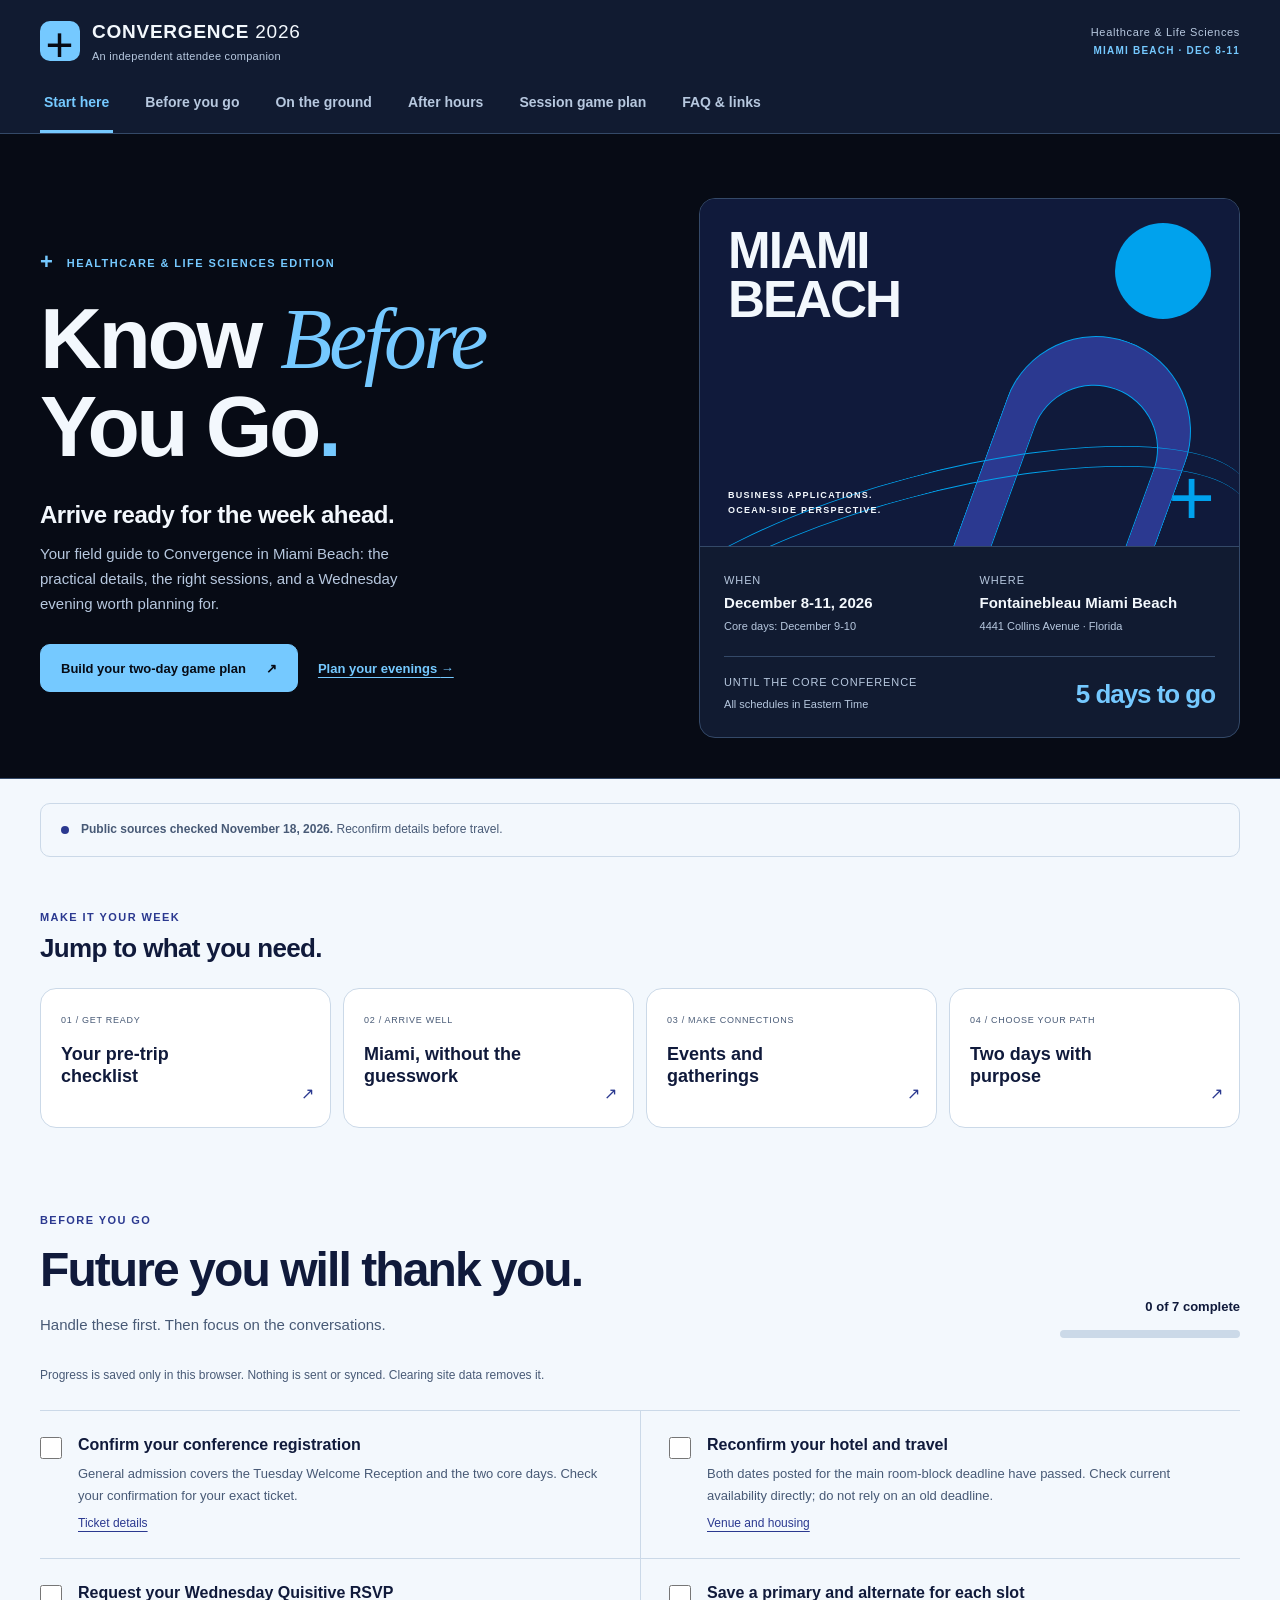
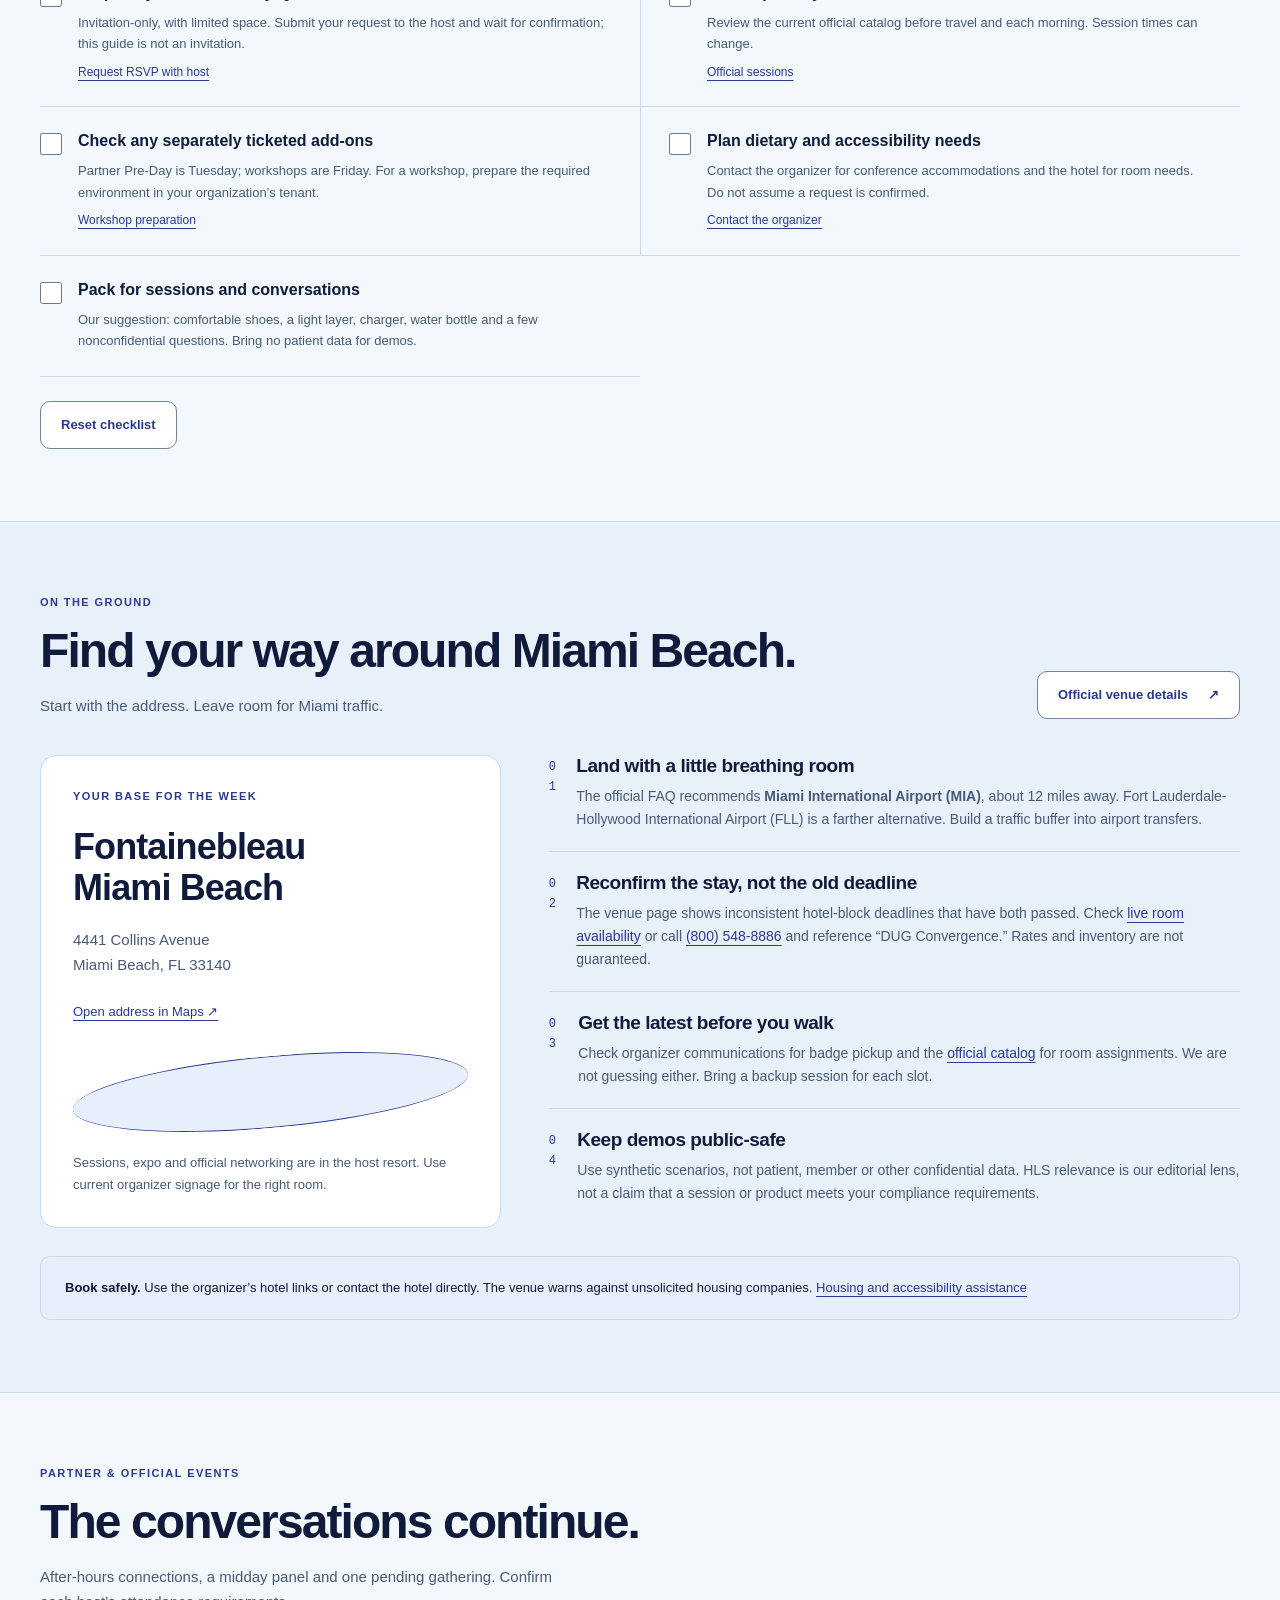
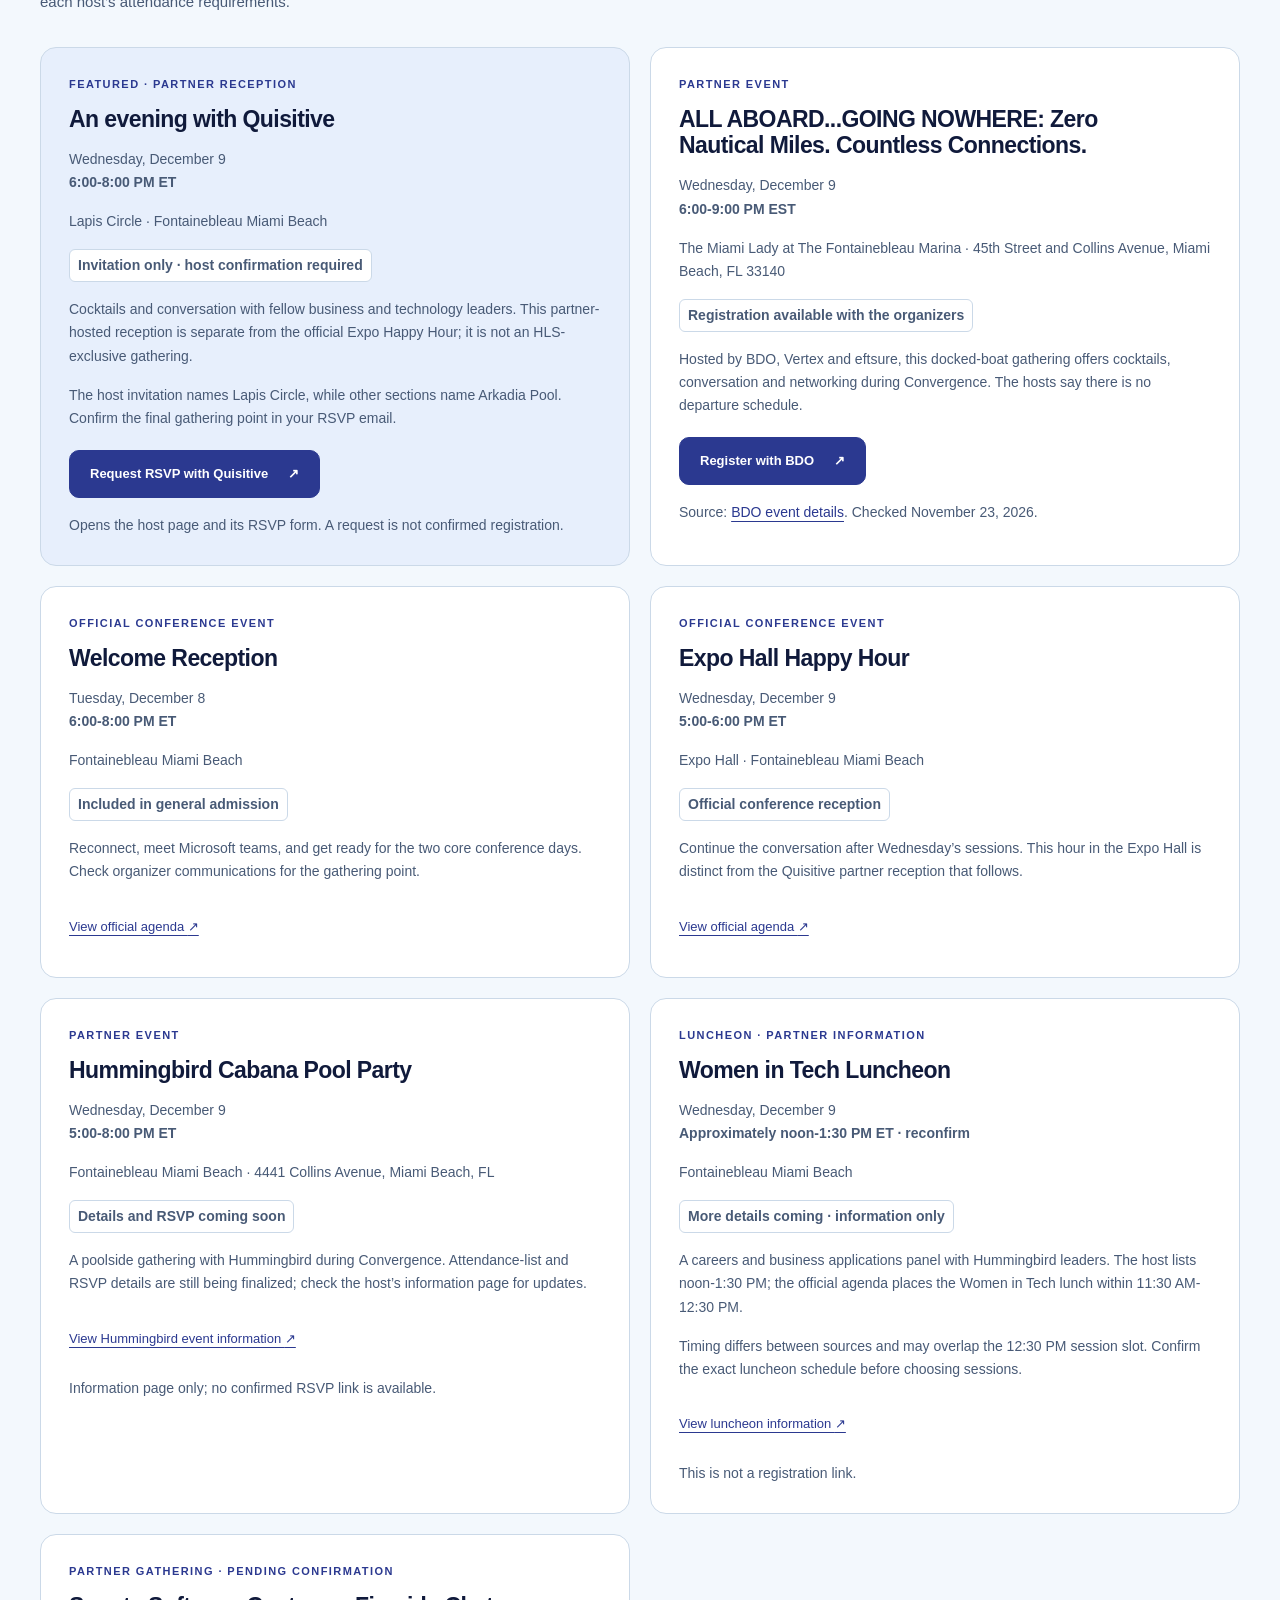
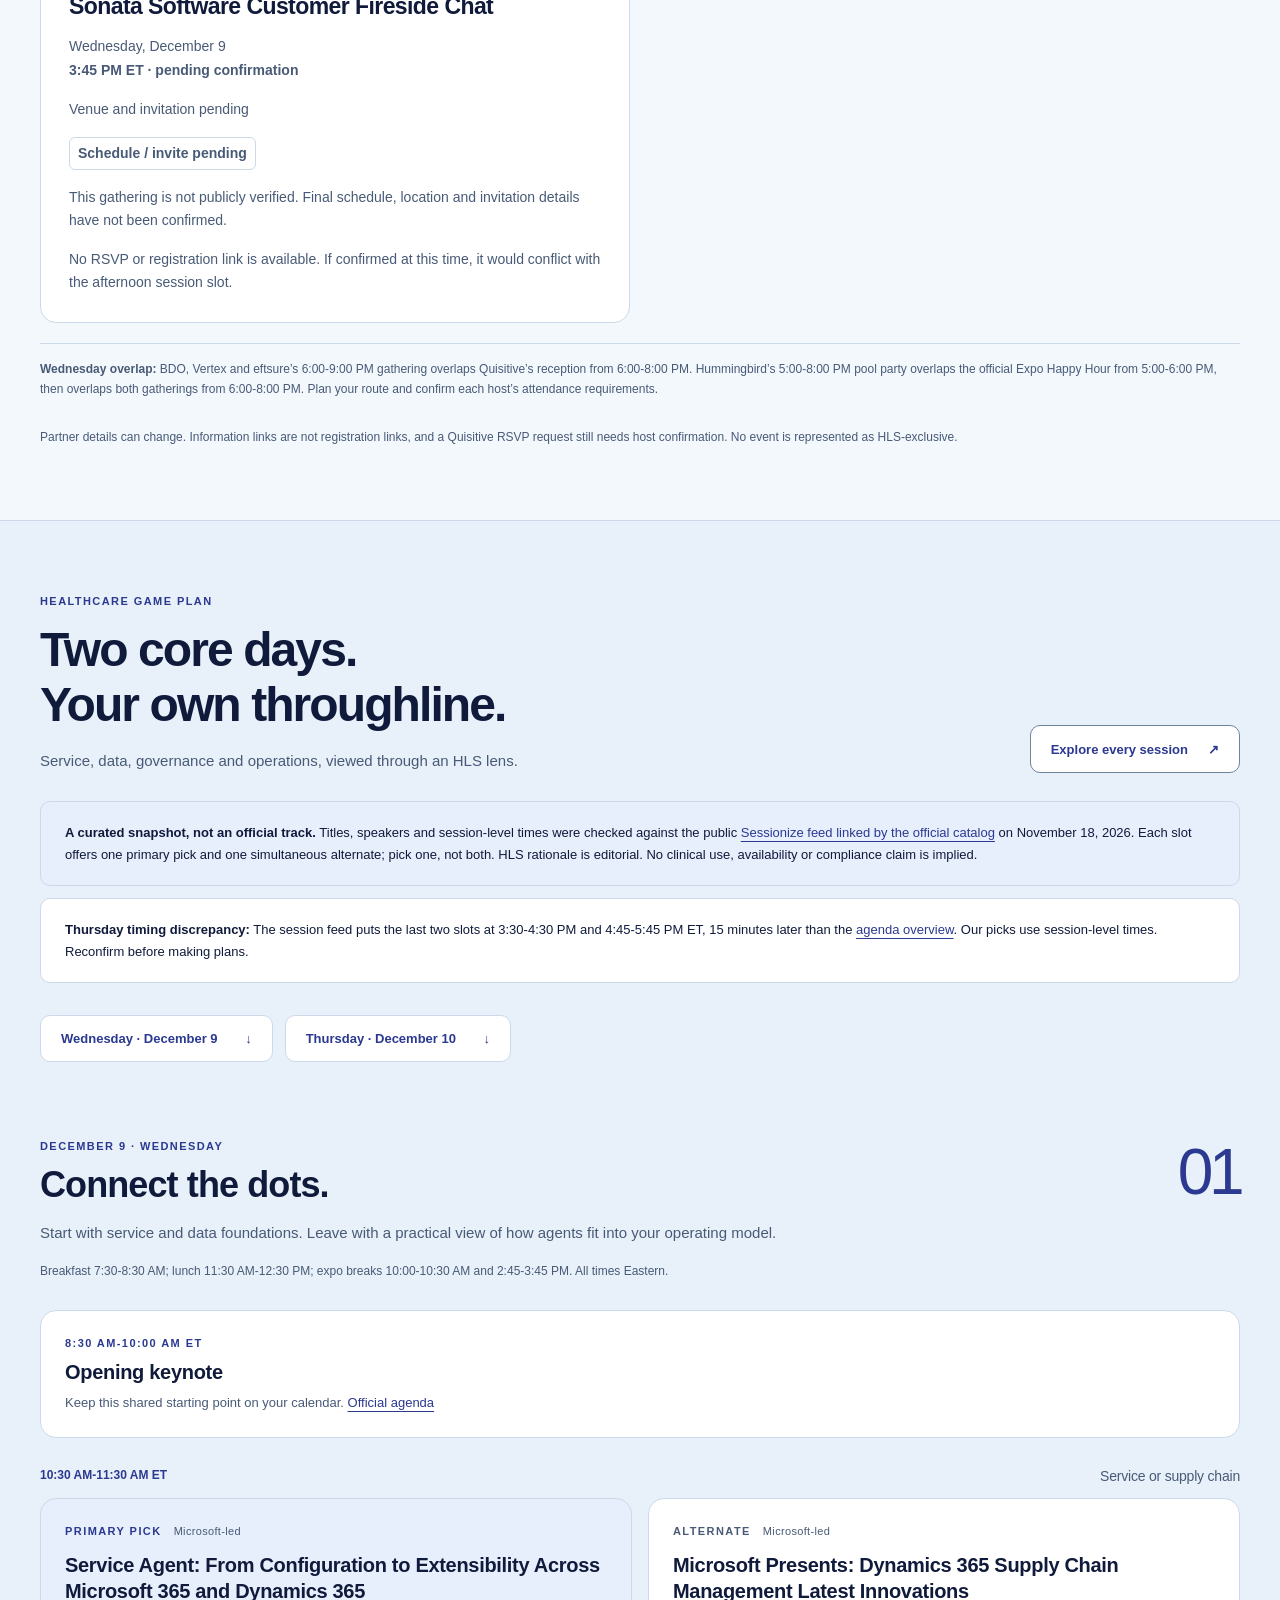
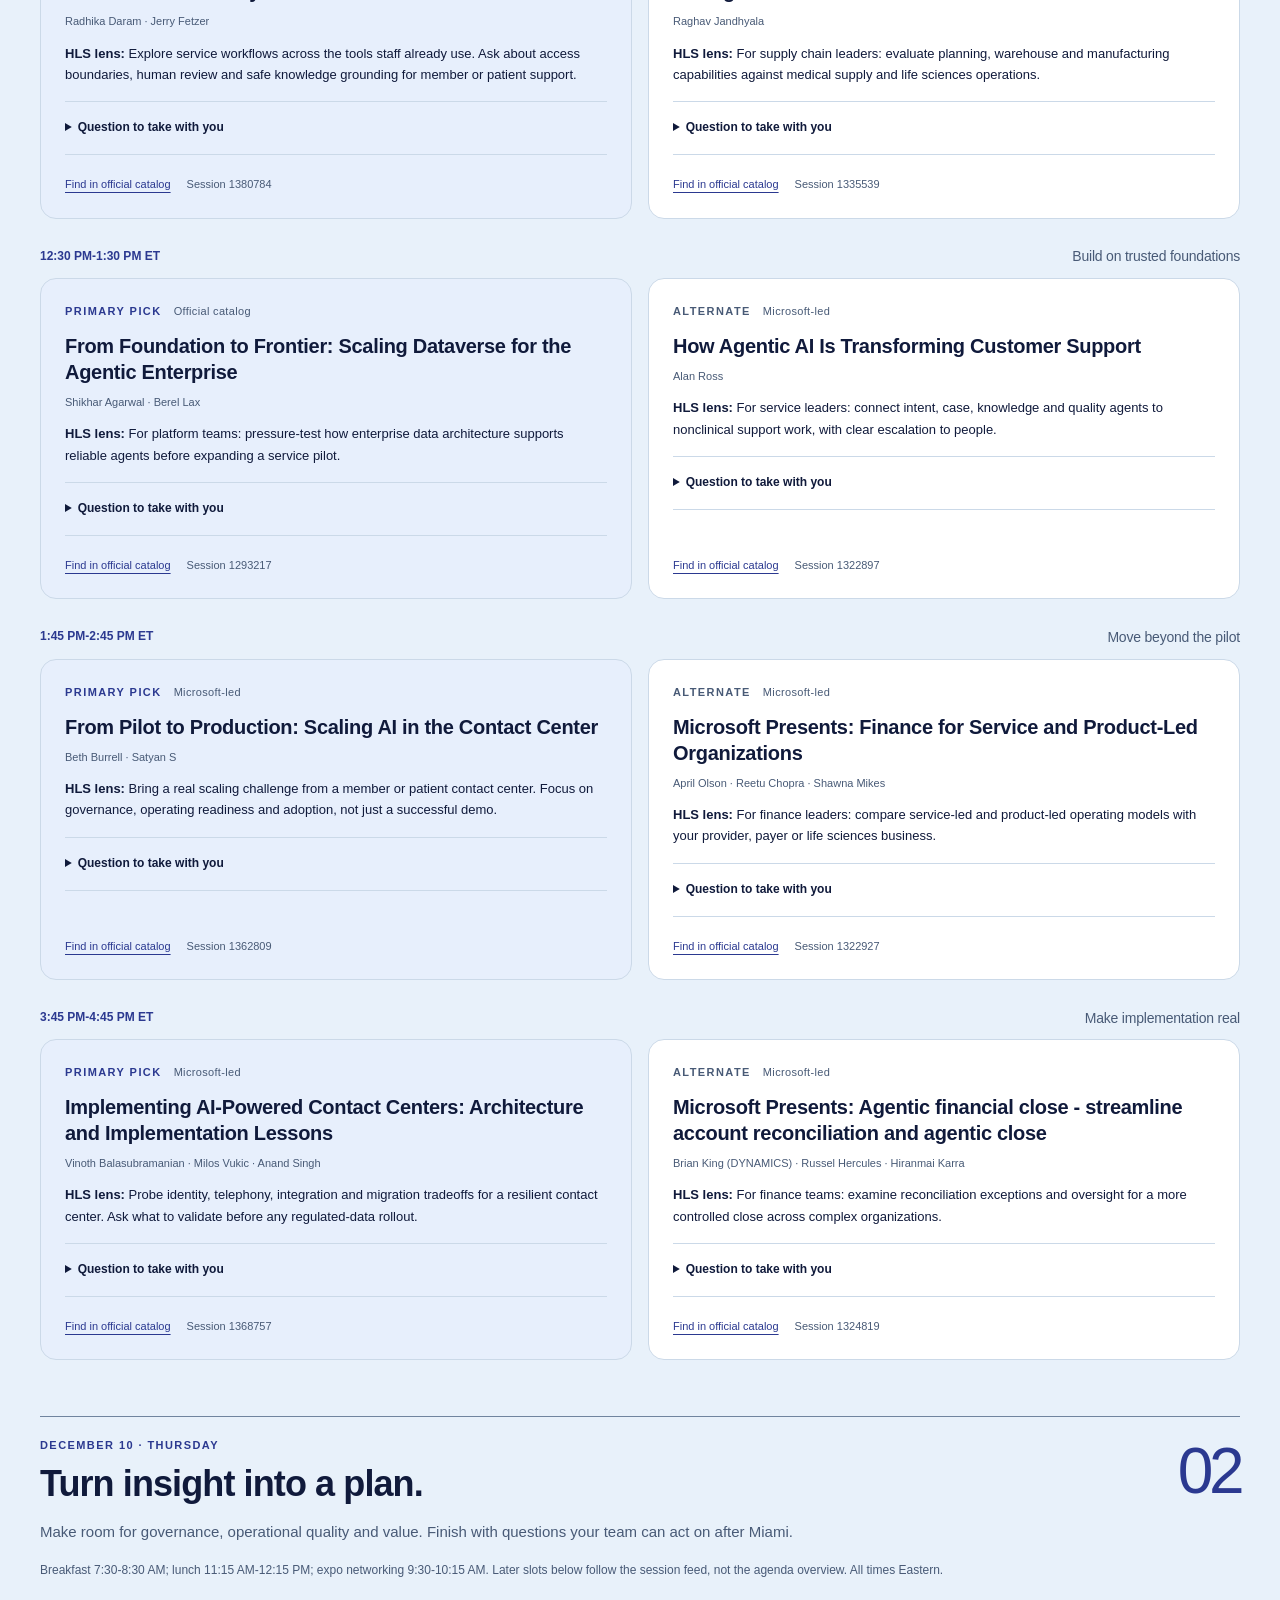
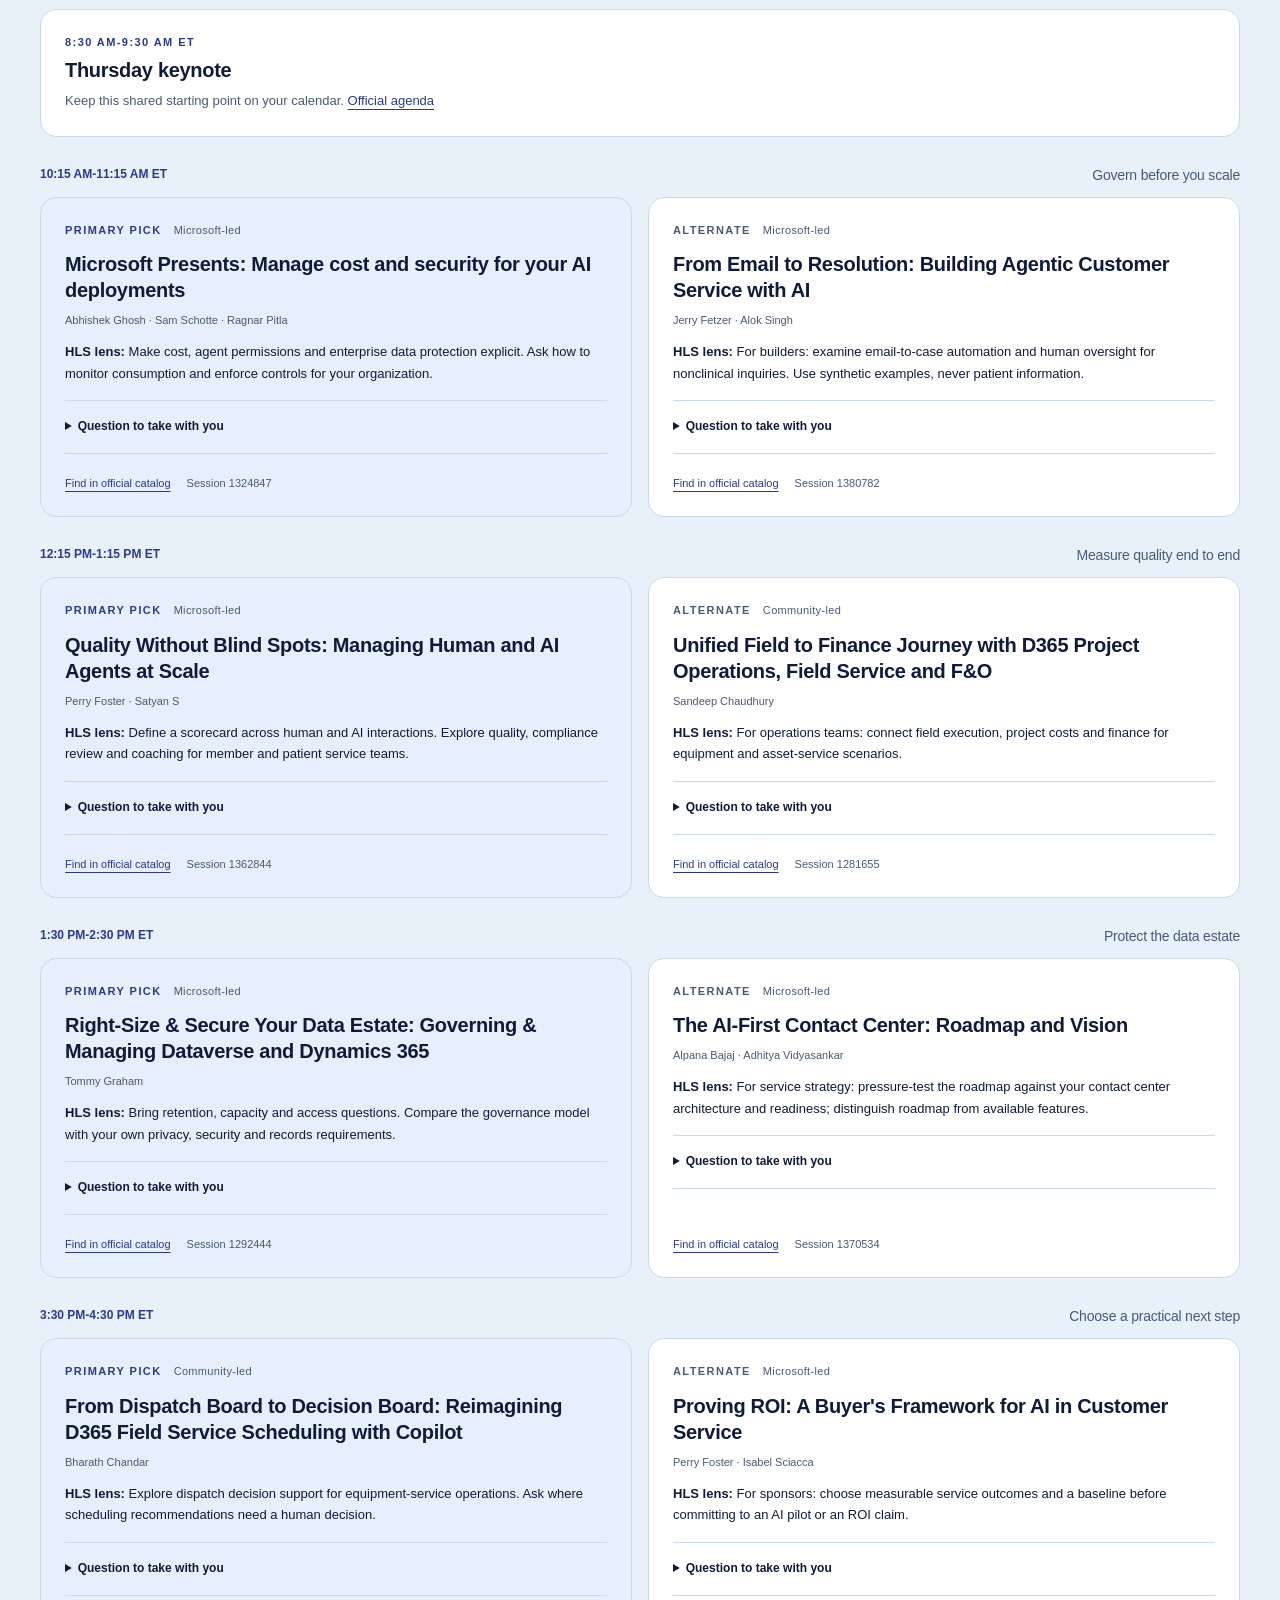
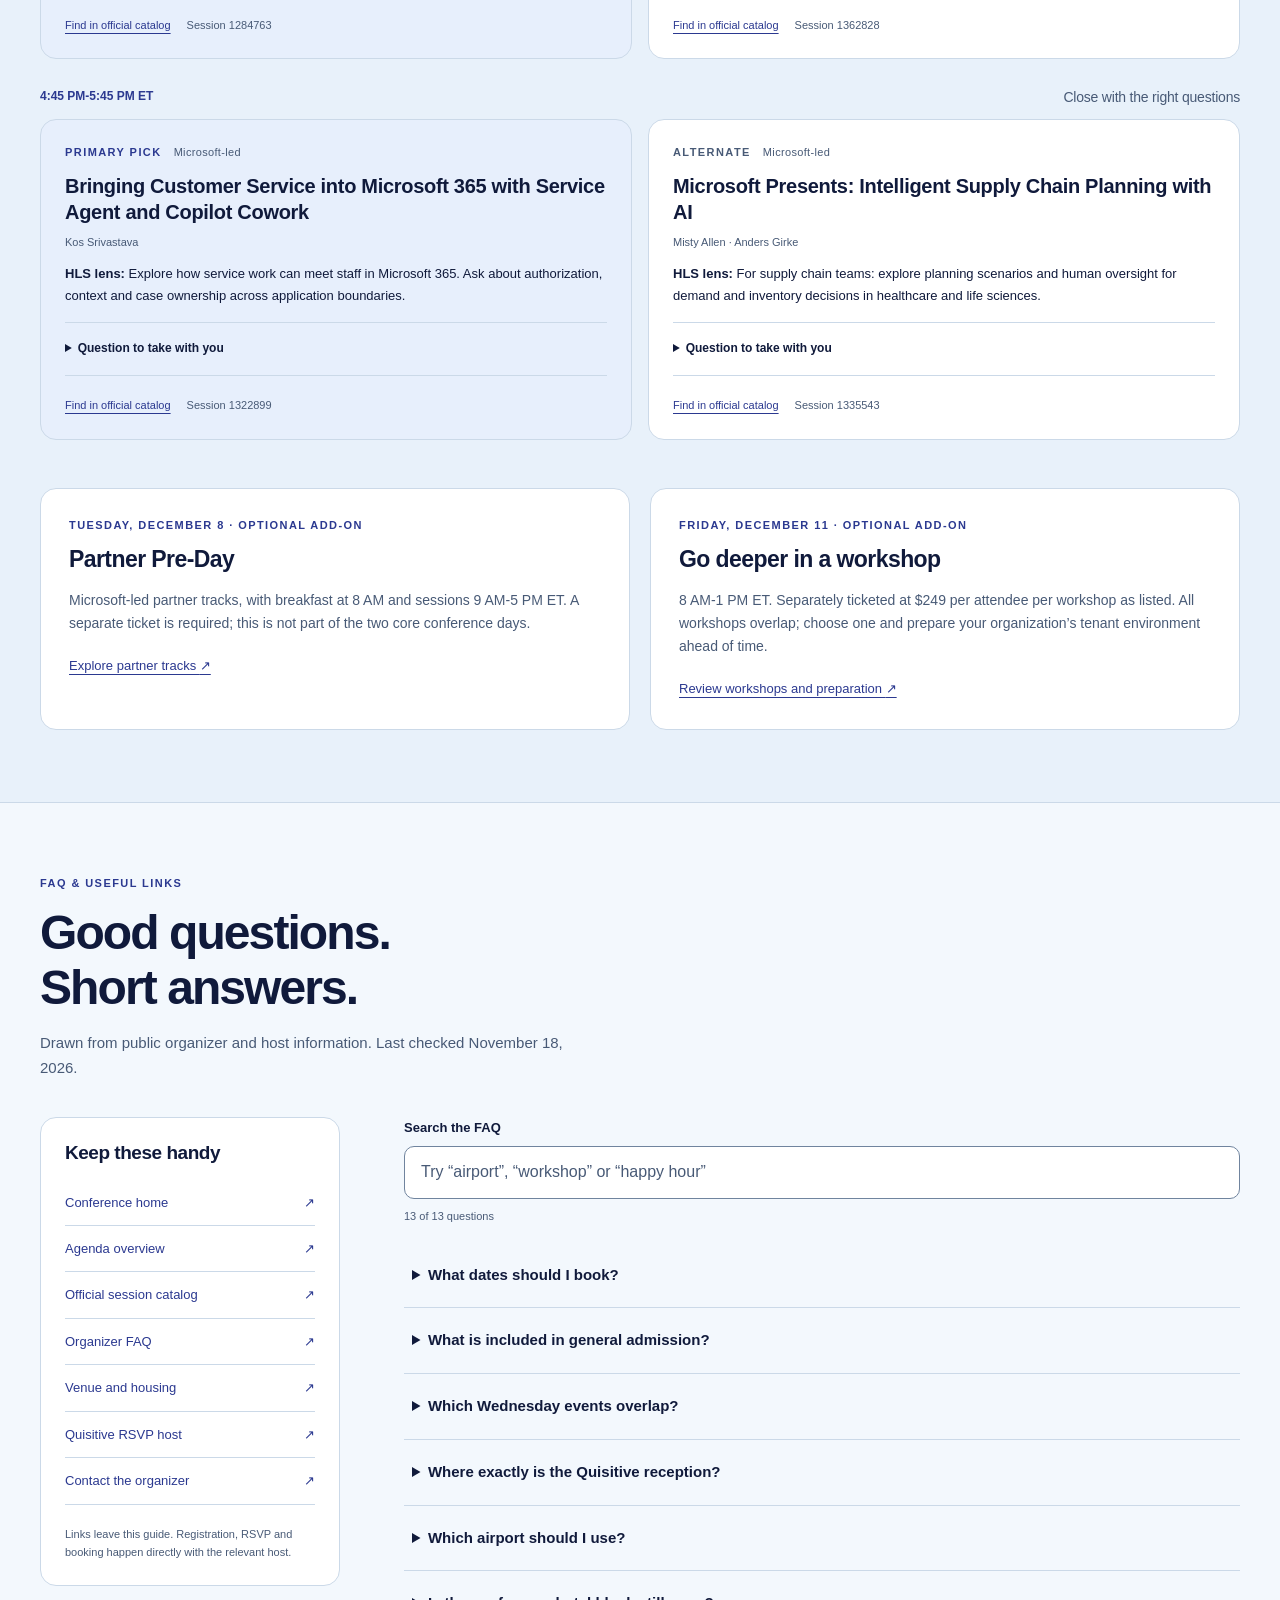
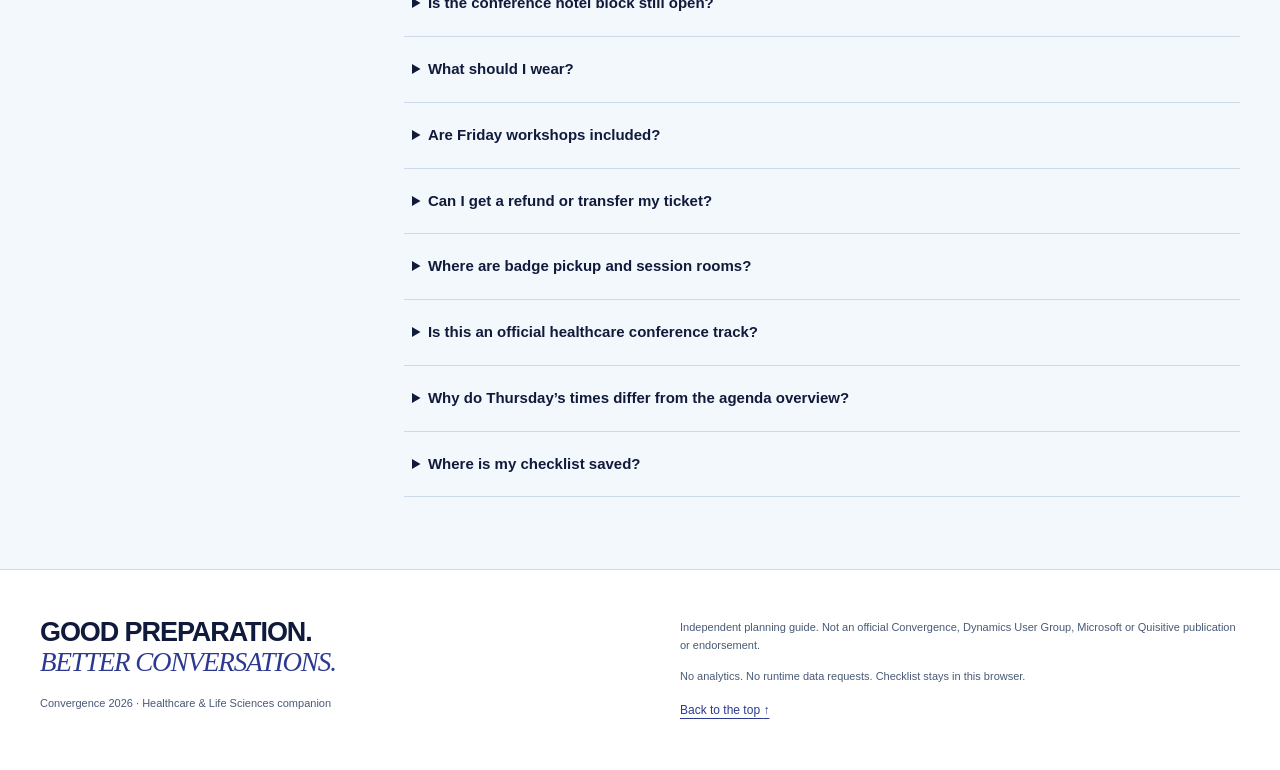
<file: index.html>
<!doctype html>
<html lang="en">
<head>
<meta charset="UTF-8">
<meta name="viewport" content="width=device-width, initial-scale=1">
<meta name="description" content="A Healthcare & Life Sciences companion to Convergence 2026 in Miami Beach. Plan your trip, sessions and Wednesday evening.">
<meta name="color-scheme" content="light dark">
<title>Know Before You Go | Convergence 2026 · Healthcare & Life Sciences</title>
<link rel="icon" href="data:image/svg+xml,%3Csvg xmlns='http://www.w3.org/2000/svg' viewBox='0 0 32 32'%3E%3Crect width='32' height='32' rx='8' fill='%232b3990'/%3E%3Cpath d='M16 8v16M8 16h16' stroke='white' stroke-width='2'/%3E%3C/svg%3E">
<script>
  (() => {
    const param = new URLSearchParams(window.location.search).get("scoutTheme");
    const theme =
      param || (window.matchMedia("(prefers-color-scheme: dark)").matches ? "dark" : "light");
    document.documentElement.setAttribute("data-theme", theme);
  })();
</script>
<link rel="stylesheet" href="styles.css">
</head>
<body>
<a class="skip" href="#main">Skip to content</a>
<header class="site-header">
  <div class="wrap header-inner"><a class="brand" href="#start" aria-label="Convergence guide home"><span class="brand-mark" aria-hidden="true">+</span><span>CONVERGENCE <b>2026</b><small>An independent attendee companion</small></span></a><span class="edition">Healthcare &amp; Life Sciences<br><strong>MIAMI BEACH · DEC 8-11</strong></span></div>
  <nav class="wrap nav" aria-label="Guide topics">
    <a href="#start">Start here</a><a href="#before">Before you go</a><a href="#ground">On the ground</a><a href="#evenings">After hours</a><a href="#gameplan">Session game plan</a><a href="#faq">FAQ &amp; links</a>
  </nav>
</header>
<main id="main">
<div class="hero-band">
<section class="hero wrap" id="start" aria-labelledby="hero-title">
  <div class="hero-copy"><p class="eyebrow"><span class="mini-plus" aria-hidden="true">+</span> Healthcare &amp; Life Sciences edition</p><h1 id="hero-title">Know <em>Before</em><br>You Go<span class="period">.</span></h1><p class="lede">Arrive ready for the week ahead.</p><p class="hero-description">Your field guide to Convergence in Miami Beach: the practical details, the right sessions, and a Wednesday evening worth planning for.</p><div class="actions"><a class="button" href="#gameplan">Build your two-day game plan <span aria-hidden="true">↗</span></a><a class="text-link" href="#evenings">Plan your evenings <span aria-hidden="true">→</span></a></div></div>
  <div class="destination" aria-label="Destination details">
    <div class="destination-art" aria-hidden="true"><span class="art-label">MIAMI<br>BEACH</span><span class="sun"></span><span class="arch arch-one"></span><span class="arch arch-two"></span><span class="coast coast-one"></span><span class="coast coast-two"></span><span class="art-plus">+</span><span class="art-caption">BUSINESS APPLICATIONS.<br>OCEAN-SIDE PERSPECTIVE.</span></div>
    <div class="destination-details"><div><span>When</span><strong>December 8-11, 2026</strong><small>Core days: December 9-10</small></div><div><span>Where</span><strong>Fontainebleau Miami Beach</strong><small>4441 Collins Avenue · Florida</small></div><div class="countdown"><span>Until the core conference</span><strong id="countdown">December 9</strong><small>All schedules in Eastern Time</small></div></div>
  </div>
</section>
</div>
<div class="wrap"><div class="status-band"><span class="status-dot" aria-hidden="true"></span><p><strong>Public sources checked <time datetime="2026-11-18">November 18, 2026</time>.</strong> Reconfirm details before travel.</p></div></div>
<section class="wrap jump-section" aria-labelledby="jump-title"><div class="section-top"><p class="eyebrow">Make it your week</p><h2 id="jump-title">Jump to what you need.</h2></div><nav class="jump-grid" aria-label="Jump to a topic"><a href="#before"><span>01 / GET READY</span><strong>Your pre-trip checklist</strong><b aria-hidden="true">↗</b></a><a href="#ground"><span>02 / ARRIVE WELL</span><strong>Miami, without the guesswork</strong><b aria-hidden="true">↗</b></a><a href="#evenings"><span>03 / MAKE CONNECTIONS</span><strong>Events and gatherings</strong><b aria-hidden="true">↗</b></a><a href="#gameplan"><span>04 / CHOOSE YOUR PATH</span><strong>Two days with purpose</strong><b aria-hidden="true">↗</b></a></nav></section>
<section class="section wrap" id="before" aria-labelledby="before-title"><div class="section-heading"><div><p class="eyebrow">Before you go</p><h2 id="before-title">Future you will thank you.</h2><p>Handle these first. Then focus on the conversations.</p></div><div class="progress-box"><strong id="check-count">0 of 7 complete</strong><progress id="check-progress" value="0" max="7" aria-label="Pre-trip checklist completion"></progress></div></div>
  <p class="local-note" id="storage-note" role="status">Check things off here. Saving your progress in this browser requires JavaScript and local storage.</p>
  <ul class="checklist"><li><label class="check-row" for="check-registration"><input type="checkbox" id="check-registration" data-check="registration"><span><strong>Confirm your conference registration</strong><span>General admission covers the Tuesday Welcome Reception and the two core days. Check your confirmation for your exact ticket.</span></span></label><p class="check-link"><a href="https://convergence365.com/frequently-asked-questions/">Ticket details</a></p></li><li><label class="check-row" for="check-hotel"><input type="checkbox" id="check-hotel" data-check="hotel"><span><strong>Reconfirm your hotel and travel</strong><span>Both dates posted for the main room-block deadline have passed. Check current availability directly; do not rely on an old deadline.</span></span></label><p class="check-link"><a href="https://convergence365.com/venue/">Venue and housing</a></p></li><li><label class="check-row" for="check-quisitive"><input type="checkbox" id="check-quisitive" data-check="quisitive"><span><strong>Request your Wednesday Quisitive RSVP</strong><span>Invitation-only, with limited space. Submit your request to the host and wait for confirmation; this guide is not an invitation.</span></span></label><p class="check-link"><a href="https://info.quisitive.com/convergence-happy-hour/">Request RSVP with host</a></p></li><li><label class="check-row" for="check-sessions"><input type="checkbox" id="check-sessions" data-check="sessions"><span><strong>Save a primary and alternate for each slot</strong><span>Review the current official catalog before travel and each morning. Session times can change.</span></span></label><p class="check-link"><a href="https://convergence365.com/sessions/">Official sessions</a></p></li><li><label class="check-row" for="check-addons"><input type="checkbox" id="check-addons" data-check="addons"><span><strong>Check any separately ticketed add-ons</strong><span>Partner Pre-Day is Tuesday; workshops are Friday. For a workshop, prepare the required environment in your organization’s tenant.</span></span></label><p class="check-link"><a href="https://convergence365.com/workshops/">Workshop preparation</a></p></li><li><label class="check-row" for="check-access"><input type="checkbox" id="check-access" data-check="access"><span><strong>Plan dietary and accessibility needs</strong><span>Contact the organizer for conference accommodations and the hotel for room needs. Do not assume a request is confirmed.</span></span></label><p class="check-link"><a href="mailto:info@dynamicsusergroup.com">Contact the organizer</a></p></li><li><label class="check-row" for="check-pack"><input type="checkbox" id="check-pack" data-check="pack"><span><strong>Pack for sessions and conversations</strong><span>Our suggestion: comfortable shoes, a light layer, charger, water bottle and a few nonconfidential questions. Bring no patient data for demos.</span></span></label></li></ul>
  <button class="secondary" id="reset-checks" type="button" hidden>Reset checklist</button>
</section>
<section class="section ground-section" id="ground" aria-labelledby="ground-title"><div class="wrap"><div class="section-heading"><div><p class="eyebrow">On the ground</p><h2 id="ground-title">Find your way around Miami Beach.</h2><p>Start with the address. Leave room for Miami traffic.</p></div><a class="button secondary" href="https://convergence365.com/venue/">Official venue details <span aria-hidden="true">↗</span></a></div>
  <div class="logistics-grid"><article class="venue-card"><p class="eyebrow">Your base for the week</p><h3>Fontainebleau<br>Miami Beach</h3><address>4441 Collins Avenue<br>Miami Beach, FL 33140</address><a href="https://www.google.com/maps/search/?api=1&amp;query=Fontainebleau+Miami+Beach+4441+Collins+Avenue">Open address in Maps <span aria-hidden="true">↗</span></a><div class="venue-line" aria-hidden="true"></div><p>Sessions, expo and official networking are in the host resort. Use current organizer signage for the right room.</p></article>
  <div class="logistics-notes"><article><span class="number">01</span><div><h3>Land with a little breathing room</h3><p>The official FAQ recommends <strong>Miami International Airport (MIA)</strong>, about 12 miles away. Fort Lauderdale-Hollywood International Airport (FLL) is a farther alternative. Build a traffic buffer into airport transfers.</p></div></article><article><span class="number">02</span><div><h3>Reconfirm the stay, not the old deadline</h3><p>The venue page shows inconsistent hotel-block deadlines that have both passed. Check <a href="https://book.passkey.com/go/convergence2026">live room availability</a> or call <a href="tel:+18005488886">(800) 548-8886</a> and reference “DUG Convergence.” Rates and inventory are not guaranteed.</p></div></article><article><span class="number">03</span><div><h3>Get the latest before you walk</h3><p>Check organizer communications for badge pickup and the <a href="https://convergence365.com/sessions/">official catalog</a> for room assignments. We are not guessing either. Bring a backup session for each slot.</p></div></article><article><span class="number">04</span><div><h3>Keep demos public-safe</h3><p>Use synthetic scenarios, not patient, member or other confidential data. HLS relevance is our editorial lens, not a claim that a session or product meets your compliance requirements.</p></div></article></div></div>
  <div class="note"><strong>Book safely.</strong> Use the organizer’s hotel links or contact the hotel directly. The venue warns against unsolicited housing companies. <a href="https://convergence365.com/venue/">Housing and accessibility assistance</a></div>
</div></section>
<section class="section wrap" id="evenings" aria-labelledby="evenings-title"><div class="section-heading"><div><p class="eyebrow">Partner &amp; official events</p><h2 id="evenings-title">The conversations continue.</h2><p>After-hours connections, a midday panel and one pending gathering. Confirm each host’s attendance requirements.</p></div></div>
  <div class="two-col events-grid"><article class="card event-card event-featured" id="event-quisitive" aria-labelledby="event-title-quisitive">
  <p class="eyebrow">Featured · Partner reception</p>
  <h3 id="event-title-quisitive">An evening with Quisitive</h3>
  <p class="event-when">Wednesday, December 9<br><strong>6:00-8:00 PM ET</strong></p>
  <p class="event-location">Lapis Circle · Fontainebleau Miami Beach</p>
  <p class="event-status">Invitation only · host confirmation required</p>
  <p>Cocktails and conversation with fellow business and technology leaders. This partner-hosted reception is separate from the official Expo Happy Hour; it is not an HLS-exclusive gathering.</p>
  <p class="event-note">The host invitation names Lapis Circle, while other sections name Arkadia Pool. Confirm the final gathering point in your RSVP email.</p>
  <a class="button" href="https://info.quisitive.com/convergence-happy-hour/">Request RSVP with Quisitive <span aria-hidden="true">↗</span></a>
  <p class="event-footnote">Opens the host page and its RSVP form. A request is not confirmed registration.</p>
</article><article class="card event-card" id="event-bdo-all-aboard" aria-labelledby="event-title-bdo-all-aboard">
  <p class="eyebrow">Partner event</p>
  <h3 id="event-title-bdo-all-aboard">ALL ABOARD...GOING NOWHERE: Zero Nautical Miles. Countless Connections.</h3>
  <p class="event-when">Wednesday, December 9<br><strong>6:00-9:00 PM EST</strong></p>
  <p class="event-location">The Miami Lady at The Fontainebleau Marina · 45th Street and Collins Avenue, Miami Beach, FL 33140</p>
  <p class="event-status">Registration available with the organizers</p>
  <p>Hosted by BDO, Vertex and eftsure, this docked-boat gathering offers cocktails, conversation and networking during Convergence. The hosts say there is no departure schedule.</p>
  <a class="button" href="https://insights.bdo.com/EV-2026-12-09-ALLABOARD...GOINGNOWHEREZeroNauticalMiles.CountlessConnections.-_EventRegistrationPage.html">Register with BDO <span aria-hidden="true">↗</span></a>
  <p class="event-footnote">Source: <a href="https://www.bdo.com/events/all-aboard-going-nowhere-zero-nautical-miles-countless-connections">BDO event details</a>. Checked November 23, 2026.</p>
</article><article class="card event-card" id="event-welcome" aria-labelledby="event-title-welcome">
  <p class="eyebrow">Official conference event</p>
  <h3 id="event-title-welcome">Welcome Reception</h3>
  <p class="event-when">Tuesday, December 8<br><strong>6:00-8:00 PM ET</strong></p>
  <p class="event-location">Fontainebleau Miami Beach</p>
  <p class="event-status">Included in general admission</p>
  <p>Reconnect, meet Microsoft teams, and get ready for the two core conference days. Check organizer communications for the gathering point.</p>
  <a class="event-info-link" href="https://convergence365.com/agenda-at-a-glance/">View official agenda <span aria-hidden="true">↗</span></a>
</article><article class="card event-card" id="event-expo" aria-labelledby="event-title-expo">
  <p class="eyebrow">Official conference event</p>
  <h3 id="event-title-expo">Expo Hall Happy Hour</h3>
  <p class="event-when">Wednesday, December 9<br><strong>5:00-6:00 PM ET</strong></p>
  <p class="event-location">Expo Hall · Fontainebleau Miami Beach</p>
  <p class="event-status">Official conference reception</p>
  <p>Continue the conversation after Wednesday’s sessions. This hour in the Expo Hall is distinct from the Quisitive partner reception that follows.</p>
  <a class="event-info-link" href="https://convergence365.com/agenda-at-a-glance/">View official agenda <span aria-hidden="true">↗</span></a>
</article><article class="card event-card" id="event-hummingbird-pool" aria-labelledby="event-title-hummingbird-pool">
  <p class="eyebrow">Partner event</p>
  <h3 id="event-title-hummingbird-pool">Hummingbird Cabana Pool Party</h3>
  <p class="event-when">Wednesday, December 9<br><strong>5:00-8:00 PM ET</strong></p>
  <p class="event-location">Fontainebleau Miami Beach · 4441 Collins Avenue, Miami Beach, FL</p>
  <p class="event-status">Details and RSVP coming soon</p>
  <p>A poolside gathering with Hummingbird during Convergence. Attendance-list and RSVP details are still being finalized; check the host’s information page for updates.</p>
  <a class="event-info-link" href="https://hummingbirdworks.ai/events/convergence-365-2026">View Hummingbird event information <span aria-hidden="true">↗</span></a>
  <p class="event-footnote">Information page only; no confirmed RSVP link is available.</p>
</article><article class="card event-card" id="event-women-in-tech" aria-labelledby="event-title-women-in-tech">
  <p class="eyebrow">Luncheon · partner information</p>
  <h3 id="event-title-women-in-tech">Women in Tech Luncheon</h3>
  <p class="event-when">Wednesday, December 9<br><strong>Approximately noon-1:30 PM ET · reconfirm</strong></p>
  <p class="event-location">Fontainebleau Miami Beach</p>
  <p class="event-status">More details coming · information only</p>
  <p>A careers and business applications panel with Hummingbird leaders. The host lists noon-1:30 PM; the official agenda places the Women in Tech lunch within 11:30 AM-12:30 PM.</p>
  <p class="event-note">Timing differs between sources and may overlap the 12:30 PM session slot. Confirm the exact luncheon schedule before choosing sessions.</p>
  <a class="event-info-link" href="https://hummingbirdworks.ai/events/convergence-365-2026">View luncheon information <span aria-hidden="true">↗</span></a>
  <p class="event-footnote">This is not a registration link.</p>
</article><article class="card event-card" id="event-sonata" aria-labelledby="event-title-sonata">
  <p class="eyebrow">Partner gathering · pending confirmation</p>
  <h3 id="event-title-sonata">Sonata Software Customer Fireside Chat</h3>
  <p class="event-when">Wednesday, December 9<br><strong>3:45 PM ET · pending confirmation</strong></p>
  <p class="event-location">Venue and invitation pending</p>
  <p class="event-status">Schedule / invite pending</p>
  <p>This gathering is not publicly verified. Final schedule, location and invitation details have not been confirmed.</p>
  <p class="event-note">No RSVP or registration link is available. If confirmed at this time, it would conflict with the afternoon session slot.</p>
</article></div>
  <p class="local-note overlap-note"><strong>Wednesday overlap:</strong> BDO, Vertex and eftsure’s 6:00-9:00 PM gathering overlaps Quisitive’s reception from 6:00-8:00 PM. Hummingbird’s 5:00-8:00 PM pool party overlaps the official Expo Happy Hour from 5:00-6:00 PM, then overlaps both gatherings from 6:00-8:00 PM. Plan your route and confirm each host’s attendance requirements.</p>
  <p class="local-note">Partner details can change. Information links are not registration links, and a Quisitive RSVP request still needs host confirmation. No event is represented as HLS-exclusive.</p>
</section>
<section class="section gameplan-section" id="gameplan" aria-labelledby="gameplan-title"><div class="wrap"><div class="section-heading"><div><p class="eyebrow">Healthcare game plan</p><h2 id="gameplan-title">Two core days.<br>Your own throughline.</h2><p>Service, data, governance and operations, viewed through an HLS lens.</p></div><a class="button secondary" href="https://convergence365.com/sessions/">Explore every session <span aria-hidden="true">↗</span></a></div>
  <div class="note"><strong>A curated snapshot, not an official track.</strong> Titles, speakers and session-level times were checked against the public <a href="https://sessionize.com/api/v2/i9eggm8p/view/All">Sessionize feed linked by the official catalog</a> on <time datetime="2026-11-18">November 18, 2026</time>. Each slot offers one primary pick and one simultaneous alternate; pick one, not both. HLS rationale is editorial. No clinical use, availability or compliance claim is implied.</div>
  <div class="note timing-note"><strong>Thursday timing discrepancy:</strong> The session feed puts the last two slots at 3:30-4:30 PM and 4:45-5:45 PM ET, 15 minutes later than the <a href="https://convergence365.com/agenda-at-a-glance/">agenda overview</a>. Our picks use session-level times. Reconfirm before making plans.</div>
  <nav class="day-nav" aria-label="Jump to conference day"><a href="#day-1">Wednesday · December 9 <span aria-hidden="true">↓</span></a><a href="#day-2">Thursday · December 10 <span aria-hidden="true">↓</span></a></nav>
  <section class="day" id="day-1" aria-labelledby="day-heading-1" data-day="2026-12-09">
  <div class="day-heading"><div><p class="eyebrow">December 9 · Wednesday</p><h3 id="day-heading-1">Connect the dots.</h3></div><span class="day-number" aria-hidden="true">01</span></div>
  <p>Start with service and data foundations. Leave with a practical view of how agents fit into your operating model.</p><p class="rhythm">Breakfast 7:30-8:30 AM; lunch 11:30 AM-12:30 PM; expo breaks 10:00-10:30 AM and 2:45-3:45 PM. All times Eastern.</p>
  <div class="keynote"><p class="eyebrow">8:30 AM-10:00 AM ET</p><h4>Opening keynote</h4><p>Keep this shared starting point on your calendar. <a href="https://convergence365.com/agenda-at-a-glance/">Official agenda</a></p></div>
  <section class="slot" aria-labelledby="slot-0-0"><div class="slot-heading"><p class="slot-time">10:30 AM-11:30 AM ET</p><h4 id="slot-0-0">Service or supply chain</h4></div><div class="session-pair"><article class="session primary" data-session-id="1380784">
    <p class="eyebrow">Primary pick <span>Microsoft-led</span></p>
    <h4>Service Agent: From Configuration to Extensibility Across Microsoft 365 and Dynamics 365</h4><p class="speakers">Radhika Daram · Jerry Fetzer</p>
    <p><strong>HLS lens:</strong> Explore service workflows across the tools staff already use. Ask about access boundaries, human review and safe knowledge grounding for member or patient support.</p>
    <details><summary>Question to take with you</summary><p>What is available today, what needs configuration, and what evidence would our security, privacy and operations teams need before production use?</p></details>
    <p class="source"><a href="https://convergence365.com/sessions/">Find in official catalog</a> <span>Session 1380784</span></p>
  </article><article class="session alternate" data-session-id="1335539">
    <p class="eyebrow">Alternate <span>Microsoft-led</span></p>
    <h4>Microsoft Presents: Dynamics 365 Supply Chain Management Latest Innovations</h4><p class="speakers">Raghav Jandhyala</p>
    <p><strong>HLS lens:</strong> For supply chain leaders: evaluate planning, warehouse and manufacturing capabilities against medical supply and life sciences operations.</p>
    <details><summary>Question to take with you</summary><p>What is available today, what needs configuration, and what evidence would our security, privacy and operations teams need before production use?</p></details>
    <p class="source"><a href="https://convergence365.com/sessions/">Find in official catalog</a> <span>Session 1335539</span></p>
  </article></div></section><section class="slot" aria-labelledby="slot-0-1"><div class="slot-heading"><p class="slot-time">12:30 PM-1:30 PM ET</p><h4 id="slot-0-1">Build on trusted foundations</h4></div><div class="session-pair"><article class="session primary" data-session-id="1293217">
    <p class="eyebrow">Primary pick <span>Official catalog</span></p>
    <h4>From Foundation to Frontier: Scaling Dataverse for the Agentic Enterprise</h4><p class="speakers">Shikhar Agarwal · Berel Lax</p>
    <p><strong>HLS lens:</strong> For platform teams: pressure-test how enterprise data architecture supports reliable agents before expanding a service pilot.</p>
    <details><summary>Question to take with you</summary><p>What is available today, what needs configuration, and what evidence would our security, privacy and operations teams need before production use?</p></details>
    <p class="source"><a href="https://convergence365.com/sessions/">Find in official catalog</a> <span>Session 1293217</span></p>
  </article><article class="session alternate" data-session-id="1322897">
    <p class="eyebrow">Alternate <span>Microsoft-led</span></p>
    <h4>How Agentic AI Is Transforming Customer Support</h4><p class="speakers">Alan Ross</p>
    <p><strong>HLS lens:</strong> For service leaders: connect intent, case, knowledge and quality agents to nonclinical support work, with clear escalation to people.</p>
    <details><summary>Question to take with you</summary><p>What is available today, what needs configuration, and what evidence would our security, privacy and operations teams need before production use?</p></details>
    <p class="source"><a href="https://convergence365.com/sessions/">Find in official catalog</a> <span>Session 1322897</span></p>
  </article></div></section><section class="slot" aria-labelledby="slot-0-2"><div class="slot-heading"><p class="slot-time">1:45 PM-2:45 PM ET</p><h4 id="slot-0-2">Move beyond the pilot</h4></div><div class="session-pair"><article class="session primary" data-session-id="1362809">
    <p class="eyebrow">Primary pick <span>Microsoft-led</span></p>
    <h4>From Pilot to Production: Scaling AI in the Contact Center</h4><p class="speakers">Beth Burrell · Satyan S</p>
    <p><strong>HLS lens:</strong> Bring a real scaling challenge from a member or patient contact center. Focus on governance, operating readiness and adoption, not just a successful demo.</p>
    <details><summary>Question to take with you</summary><p>What is available today, what needs configuration, and what evidence would our security, privacy and operations teams need before production use?</p></details>
    <p class="source"><a href="https://convergence365.com/sessions/">Find in official catalog</a> <span>Session 1362809</span></p>
  </article><article class="session alternate" data-session-id="1322927">
    <p class="eyebrow">Alternate <span>Microsoft-led</span></p>
    <h4>Microsoft Presents: Finance for Service and Product-Led Organizations</h4><p class="speakers">April Olson · Reetu Chopra · Shawna Mikes</p>
    <p><strong>HLS lens:</strong> For finance leaders: compare service-led and product-led operating models with your provider, payer or life sciences business.</p>
    <details><summary>Question to take with you</summary><p>What is available today, what needs configuration, and what evidence would our security, privacy and operations teams need before production use?</p></details>
    <p class="source"><a href="https://convergence365.com/sessions/">Find in official catalog</a> <span>Session 1322927</span></p>
  </article></div></section><section class="slot" aria-labelledby="slot-0-3"><div class="slot-heading"><p class="slot-time">3:45 PM-4:45 PM ET</p><h4 id="slot-0-3">Make implementation real</h4></div><div class="session-pair"><article class="session primary" data-session-id="1368757">
    <p class="eyebrow">Primary pick <span>Microsoft-led</span></p>
    <h4>Implementing AI-Powered Contact Centers:  Architecture and Implementation Lessons</h4><p class="speakers">Vinoth Balasubramanian · Milos Vukic · Anand Singh</p>
    <p><strong>HLS lens:</strong> Probe identity, telephony, integration and migration tradeoffs for a resilient contact center. Ask what to validate before any regulated-data rollout.</p>
    <details><summary>Question to take with you</summary><p>What is available today, what needs configuration, and what evidence would our security, privacy and operations teams need before production use?</p></details>
    <p class="source"><a href="https://convergence365.com/sessions/">Find in official catalog</a> <span>Session 1368757</span></p>
  </article><article class="session alternate" data-session-id="1324819">
    <p class="eyebrow">Alternate <span>Microsoft-led</span></p>
    <h4>Microsoft Presents: Agentic financial close - streamline account reconciliation and agentic close</h4><p class="speakers">Brian King (DYNAMICS) · Russel Hercules · Hiranmai Karra</p>
    <p><strong>HLS lens:</strong> For finance teams: examine reconciliation exceptions and oversight for a more controlled close across complex organizations.</p>
    <details><summary>Question to take with you</summary><p>What is available today, what needs configuration, and what evidence would our security, privacy and operations teams need before production use?</p></details>
    <p class="source"><a href="https://convergence365.com/sessions/">Find in official catalog</a> <span>Session 1324819</span></p>
  </article></div></section>
</section><section class="day" id="day-2" aria-labelledby="day-heading-2" data-day="2026-12-10">
  <div class="day-heading"><div><p class="eyebrow">December 10 · Thursday</p><h3 id="day-heading-2">Turn insight into a plan.</h3></div><span class="day-number" aria-hidden="true">02</span></div>
  <p>Make room for governance, operational quality and value. Finish with questions your team can act on after Miami.</p><p class="rhythm">Breakfast 7:30-8:30 AM; lunch 11:15 AM-12:15 PM; expo networking 9:30-10:15 AM. Later slots below follow the session feed, not the agenda overview. All times Eastern.</p>
  <div class="keynote"><p class="eyebrow">8:30 AM-9:30 AM ET</p><h4>Thursday keynote</h4><p>Keep this shared starting point on your calendar. <a href="https://convergence365.com/agenda-at-a-glance/">Official agenda</a></p></div>
  <section class="slot" aria-labelledby="slot-1-0"><div class="slot-heading"><p class="slot-time">10:15 AM-11:15 AM ET</p><h4 id="slot-1-0">Govern before you scale</h4></div><div class="session-pair"><article class="session primary" data-session-id="1324847">
    <p class="eyebrow">Primary pick <span>Microsoft-led</span></p>
    <h4>Microsoft Presents:  Manage cost and security for your AI deployments</h4><p class="speakers">Abhishek Ghosh · Sam Schotte · Ragnar Pitla</p>
    <p><strong>HLS lens:</strong> Make cost, agent permissions and enterprise data protection explicit. Ask how to monitor consumption and enforce controls for your organization.</p>
    <details><summary>Question to take with you</summary><p>What is available today, what needs configuration, and what evidence would our security, privacy and operations teams need before production use?</p></details>
    <p class="source"><a href="https://convergence365.com/sessions/">Find in official catalog</a> <span>Session 1324847</span></p>
  </article><article class="session alternate" data-session-id="1380782">
    <p class="eyebrow">Alternate <span>Microsoft-led</span></p>
    <h4>From Email to Resolution: Building Agentic Customer Service with AI</h4><p class="speakers">Jerry Fetzer · Alok Singh</p>
    <p><strong>HLS lens:</strong> For builders: examine email-to-case automation and human oversight for nonclinical inquiries. Use synthetic examples, never patient information.</p>
    <details><summary>Question to take with you</summary><p>What is available today, what needs configuration, and what evidence would our security, privacy and operations teams need before production use?</p></details>
    <p class="source"><a href="https://convergence365.com/sessions/">Find in official catalog</a> <span>Session 1380782</span></p>
  </article></div></section><section class="slot" aria-labelledby="slot-1-1"><div class="slot-heading"><p class="slot-time">12:15 PM-1:15 PM ET</p><h4 id="slot-1-1">Measure quality end to end</h4></div><div class="session-pair"><article class="session primary" data-session-id="1362844">
    <p class="eyebrow">Primary pick <span>Microsoft-led</span></p>
    <h4>Quality Without Blind Spots: Managing Human and AI Agents at Scale</h4><p class="speakers">Perry Foster · Satyan S</p>
    <p><strong>HLS lens:</strong> Define a scorecard across human and AI interactions. Explore quality, compliance review and coaching for member and patient service teams.</p>
    <details><summary>Question to take with you</summary><p>What is available today, what needs configuration, and what evidence would our security, privacy and operations teams need before production use?</p></details>
    <p class="source"><a href="https://convergence365.com/sessions/">Find in official catalog</a> <span>Session 1362844</span></p>
  </article><article class="session alternate" data-session-id="1281655">
    <p class="eyebrow">Alternate <span>Community-led</span></p>
    <h4>Unified Field to Finance Journey with D365 Project Operations, Field Service and F&amp;O</h4><p class="speakers">Sandeep Chaudhury</p>
    <p><strong>HLS lens:</strong> For operations teams: connect field execution, project costs and finance for equipment and asset-service scenarios.</p>
    <details><summary>Question to take with you</summary><p>What is available today, what needs configuration, and what evidence would our security, privacy and operations teams need before production use?</p></details>
    <p class="source"><a href="https://convergence365.com/sessions/">Find in official catalog</a> <span>Session 1281655</span></p>
  </article></div></section><section class="slot" aria-labelledby="slot-1-2"><div class="slot-heading"><p class="slot-time">1:30 PM-2:30 PM ET</p><h4 id="slot-1-2">Protect the data estate</h4></div><div class="session-pair"><article class="session primary" data-session-id="1292444">
    <p class="eyebrow">Primary pick <span>Microsoft-led</span></p>
    <h4>Right-Size &amp; Secure Your Data Estate: Governing &amp; Managing Dataverse and Dynamics 365</h4><p class="speakers">Tommy Graham</p>
    <p><strong>HLS lens:</strong> Bring retention, capacity and access questions. Compare the governance model with your own privacy, security and records requirements.</p>
    <details><summary>Question to take with you</summary><p>What is available today, what needs configuration, and what evidence would our security, privacy and operations teams need before production use?</p></details>
    <p class="source"><a href="https://convergence365.com/sessions/">Find in official catalog</a> <span>Session 1292444</span></p>
  </article><article class="session alternate" data-session-id="1370534">
    <p class="eyebrow">Alternate <span>Microsoft-led</span></p>
    <h4>The AI-First Contact Center: Roadmap and Vision</h4><p class="speakers">Alpana Bajaj · Adhitya Vidyasankar</p>
    <p><strong>HLS lens:</strong> For service strategy: pressure-test the roadmap against your contact center architecture and readiness; distinguish roadmap from available features.</p>
    <details><summary>Question to take with you</summary><p>What is available today, what needs configuration, and what evidence would our security, privacy and operations teams need before production use?</p></details>
    <p class="source"><a href="https://convergence365.com/sessions/">Find in official catalog</a> <span>Session 1370534</span></p>
  </article></div></section><section class="slot" aria-labelledby="slot-1-3"><div class="slot-heading"><p class="slot-time">3:30 PM-4:30 PM ET</p><h4 id="slot-1-3">Choose a practical next step</h4></div><div class="session-pair"><article class="session primary" data-session-id="1284763">
    <p class="eyebrow">Primary pick <span>Community-led</span></p>
    <h4>From Dispatch Board to Decision Board: Reimagining D365 Field Service Scheduling with Copilot</h4><p class="speakers">Bharath Chandar</p>
    <p><strong>HLS lens:</strong> Explore dispatch decision support for equipment-service operations. Ask where scheduling recommendations need a human decision.</p>
    <details><summary>Question to take with you</summary><p>What is available today, what needs configuration, and what evidence would our security, privacy and operations teams need before production use?</p></details>
    <p class="source"><a href="https://convergence365.com/sessions/">Find in official catalog</a> <span>Session 1284763</span></p>
  </article><article class="session alternate" data-session-id="1362828">
    <p class="eyebrow">Alternate <span>Microsoft-led</span></p>
    <h4>Proving ROI: A Buyer&#39;s Framework for AI in Customer Service</h4><p class="speakers">Perry Foster · Isabel Sciacca</p>
    <p><strong>HLS lens:</strong> For sponsors: choose measurable service outcomes and a baseline before committing to an AI pilot or an ROI claim.</p>
    <details><summary>Question to take with you</summary><p>What is available today, what needs configuration, and what evidence would our security, privacy and operations teams need before production use?</p></details>
    <p class="source"><a href="https://convergence365.com/sessions/">Find in official catalog</a> <span>Session 1362828</span></p>
  </article></div></section><section class="slot" aria-labelledby="slot-1-4"><div class="slot-heading"><p class="slot-time">4:45 PM-5:45 PM ET</p><h4 id="slot-1-4">Close with the right questions</h4></div><div class="session-pair"><article class="session primary" data-session-id="1322899">
    <p class="eyebrow">Primary pick <span>Microsoft-led</span></p>
    <h4>Bringing Customer Service into Microsoft 365 with Service Agent and Copilot Cowork</h4><p class="speakers">Kos Srivastava</p>
    <p><strong>HLS lens:</strong> Explore how service work can meet staff in Microsoft 365. Ask about authorization, context and case ownership across application boundaries.</p>
    <details><summary>Question to take with you</summary><p>What is available today, what needs configuration, and what evidence would our security, privacy and operations teams need before production use?</p></details>
    <p class="source"><a href="https://convergence365.com/sessions/">Find in official catalog</a> <span>Session 1322899</span></p>
  </article><article class="session alternate" data-session-id="1335543">
    <p class="eyebrow">Alternate <span>Microsoft-led</span></p>
    <h4>Microsoft Presents: Intelligent Supply Chain Planning with AI</h4><p class="speakers">Misty Allen · Anders Girke</p>
    <p><strong>HLS lens:</strong> For supply chain teams: explore planning scenarios and human oversight for demand and inventory decisions in healthcare and life sciences.</p>
    <details><summary>Question to take with you</summary><p>What is available today, what needs configuration, and what evidence would our security, privacy and operations teams need before production use?</p></details>
    <p class="source"><a href="https://convergence365.com/sessions/">Find in official catalog</a> <span>Session 1335543</span></p>
  </article></div></section>
</section>
  <div class="two-col addons"><article class="card"><p class="eyebrow">Tuesday, December 8 · Optional add-on</p><h3>Partner Pre-Day</h3><p>Microsoft-led partner tracks, with breakfast at 8 AM and sessions 9 AM-5 PM ET. A separate ticket is required; this is not part of the two core conference days.</p><a href="https://convergence365.com/partner-pre-day/">Explore partner tracks <span aria-hidden="true">↗</span></a></article><article class="card"><p class="eyebrow">Friday, December 11 · Optional add-on</p><h3>Go deeper in a workshop</h3><p>8 AM-1 PM ET. Separately ticketed at $249 per attendee per workshop as listed. All workshops overlap; choose one and prepare your organization’s tenant environment ahead of time.</p><a href="https://convergence365.com/workshops/">Review workshops and preparation <span aria-hidden="true">↗</span></a></article></div>
</div></section>
<section class="section wrap" id="faq" aria-labelledby="faq-title"><div class="section-heading"><div><p class="eyebrow">FAQ &amp; useful links</p><h2 id="faq-title">Good questions.<br>Short answers.</h2><p>Drawn from public organizer and host information. Last checked November 18, 2026.</p></div></div>
  <div class="faq-layout"><aside class="bookmarks"><h3>Keep these handy</h3><a href="https://convergence365.com/">Conference home <span aria-hidden="true">↗</span></a><a href="https://convergence365.com/agenda-at-a-glance/">Agenda overview <span aria-hidden="true">↗</span></a><a href="https://convergence365.com/sessions/">Official session catalog <span aria-hidden="true">↗</span></a><a href="https://convergence365.com/frequently-asked-questions/">Organizer FAQ <span aria-hidden="true">↗</span></a><a href="https://convergence365.com/venue/">Venue and housing <span aria-hidden="true">↗</span></a><a href="https://info.quisitive.com/convergence-happy-hour/">Quisitive RSVP host <span aria-hidden="true">↗</span></a><a href="mailto:info@dynamicsusergroup.com">Contact the organizer <span aria-hidden="true">↗</span></a><p>Links leave this guide. Registration, RSVP and booking happen directly with the relevant host.</p></aside><div><div class="search-box" id="faq-search-box" hidden><label for="faq-search">Search the FAQ</label><input id="faq-search" type="search" placeholder="Try “airport”, “workshop” or “happy hour”" aria-describedby="faq-results"><p id="faq-results" role="status"></p></div><div id="faq-items"><details class="faq-item"><summary>What dates should I book?</summary><div><p>Convergence runs December 8-11, 2026. The core conference is Wednesday and Thursday, December 9-10. Tuesday has the separately ticketed Partner Pre-Day plus the official Welcome Reception. Friday workshops are add-ons.</p><p><a href="https://convergence365.com/agenda-at-a-glance/">Check the source</a></p></div></details><details class="faq-item"><summary>What is included in general admission?</summary><div><p>The official FAQ includes the Tuesday Welcome Reception, core education sessions and executive roundtables, Expo Hall, Convergence-sponsored receptions, and breakfast, lunch, snacks and beverages on both core days. Partner-hosted events may have their own invitation or RSVP rules.</p><p><a href="https://convergence365.com/frequently-asked-questions/">Check the source</a></p></div></details><details class="faq-item"><summary>Which Wednesday events overlap?</summary><div><p>The official Expo Hall Happy Hour is December 9, 5:00-6:00 PM ET. Hummingbird’s 5:00-8:00 PM pool party overlaps it. Quisitive’s invitation-only reception is 6:00-8:00 PM ET and needs host confirmation. BDO, Vertex and eftsure list a docked event aboard The Miami Lady from 6:00-9:00 PM EST, overlapping Quisitive and Hummingbird from 6:00-8:00 PM. Check each host’s registration or RSVP requirements.</p><p><a href="https://www.bdo.com/events/all-aboard-going-nowhere-zero-nautical-miles-countless-connections">Check the source</a></p></div></details><details class="faq-item"><summary>Where exactly is the Quisitive reception?</summary><div><p>It is onsite at Fontainebleau Miami Beach. The host page names Lapis Circle in its invitation and Arkadia Pool elsewhere. Confirm the final gathering point in the host’s RSVP email before walking over.</p><p><a href="https://info.quisitive.com/convergence-happy-hour/">Check the source</a></p></div></details><details class="faq-item"><summary>Which airport should I use?</summary><div><p>The conference FAQ recommends Miami International Airport (MIA), about 12 miles away. Fort Lauderdale-Hollywood International Airport (FLL) is an alternative farther away. Allow for Miami traffic rather than treating a drive estimate as a guarantee.</p><p><a href="https://convergence365.com/frequently-asked-questions/">Check the source</a></p></div></details><details class="faq-item"><summary>Is the conference hotel block still open?</summary><div><p>Check the current booking link or call the hotel. The venue page lists conflicting November 6 and November 13, 2026 deadlines, both in the past as of this guide’s review. No active booking deadline or guaranteed rate is represented here.</p><p><a href="https://convergence365.com/venue/">Check the source</a></p></div></details><details class="faq-item"><summary>What should I wear?</summary><div><p>The organizer recommends business casual to professional attire. Our packing suggestion: comfortable shoes and a light layer for indoor sessions.</p><p><a href="https://convergence365.com/frequently-asked-questions/">Check the source</a></p></div></details><details class="faq-item"><summary>Are Friday workshops included?</summary><div><p>No. Microsoft-led workshops run Friday, December 11, 8:00 AM-1:00 PM ET, at $249 per attendee per workshop as currently listed. A separate ticket and a prepared environment in your organization’s tenant are required. Workshops overlap, so choose one.</p><p><a href="https://convergence365.com/workshops/">Check the source</a></p></div></details><details class="faq-item"><summary>Can I get a refund or transfer my ticket?</summary><div><p>The official FAQ says refunds are not available, but tickets can be transferred. Contact info@dynamicsusergroup.com about a possible future-event credit if you cannot attend or transfer.</p><p><a href="https://convergence365.com/frequently-asked-questions/">Check the source</a></p></div></details><details class="faq-item"><summary>Where are badge pickup and session rooms?</summary><div><p>This guide does not publish unverified badge hours or room assignments. Check the latest organizer instructions and official session catalog for current check-in and room information.</p><p><a href="https://convergence365.com/sessions/">Check the source</a></p></div></details><details class="faq-item"><summary>Is this an official healthcare conference track?</summary><div><p>No. This is an independent Healthcare &amp; Life Sciences companion. Session choices and relevance notes are editorial suggestions across the broader Dynamics 365 program, not an organizer-designated track or an assurance of healthcare compliance.</p><p><a href="https://convergence365.com/sessions/">Check the source</a></p></div></details><details class="faq-item"><summary>Why do Thursday’s times differ from the agenda overview?</summary><div><p>The public session catalog snapshot lists the last two Thursday slots at 3:30-4:30 PM and 4:45-5:45 PM ET. The agenda-at-a-glance lists 3:15-4:15 PM and 4:30-5:30 PM. We show the session-level times for our picks and recommend reconfirming them with the organizer.</p><p><a href="https://convergence365.com/agenda-at-a-glance/">Check the source</a></p></div></details><details class="faq-item"><summary>Where is my checklist saved?</summary><div><p>Only in this browser’s local storage, when available. It is not sent to anyone or synced between devices. Private browsing, clearing site data or opening the guide on another origin may reset it. If storage is blocked, the checklist works for the current page visit only.</p></div></details></div><p id="faq-empty" hidden>No matching questions. Try a different word or <a href="mailto:info@dynamicsusergroup.com">contact the organizer</a>.</p></div></div>
</section>
</main>
<footer><div class="wrap footer-inner"><div><p class="brand-text">GOOD PREPARATION.<br><em>BETTER CONVERSATIONS.</em></p><p>Convergence 2026 · Healthcare &amp; Life Sciences companion</p></div><div><p>Independent planning guide. Not an official Convergence, Dynamics User Group, Microsoft or Quisitive publication or endorsement.</p><p>No analytics. No runtime data requests. Checklist stays in this browser.</p><a href="#start">Back to the top <span aria-hidden="true">↑</span></a></div></div></footer>
<noscript><div class="noscript wrap">All conference facts, links, FAQ answers and session picks are available without JavaScript. Countdown, FAQ search and saved checklist progress require JavaScript.</div></noscript>
<script src="app.js" defer></script>
</body>
</html>
</file>
<file: styles.css>
:root {
  color-scheme: light;
  --cp-bg: #f7f4ef;
  --cp-bg-elevated: #fcfbf8;
  --cp-surface: #ffffff;
  --cp-surface-soft: #f5f5f5;
  --cp-border: #dedede;
  --cp-border-strong: #919191;
  --cp-text: #242424;
  --cp-text-muted: #5c5c5c;
  --cp-text-soft: #6f6f6f;
  --cp-accent: #b11f4b;
  --cp-accent-hover: #9a1a41;
  --cp-accent-soft: rgba(177, 31, 75, 0.08);
  --cp-accent-fg: #ffffff;
  --cp-success: #16a34a;
  --cp-danger: #dc2626;
  --cp-warning: #f59e0b;
  --cp-link: #0078d4;
  --cp-shadow: 0 18px 48px rgba(0, 0, 0, 0.12);
  --cp-overlay: rgba(255, 255, 255, 0.8);
  --cp-panel: rgba(255, 255, 255, 0.86);
  --cp-panel-strong: rgba(255, 255, 255, 0.96);
  --cp-sheen: rgba(255, 255, 255, 0.55);
  --cp-highlight: rgba(177, 31, 75, 0.12);
}
html[data-theme="dark"] {
  color-scheme: dark;
  --cp-bg: #3d3b3a;
  --cp-bg-elevated: #343231;
  --cp-surface: #292929;
  --cp-surface-soft: #2e2e2e;
  --cp-border: #474747;
  --cp-border-strong: #5f5f5f;
  --cp-text: #dedede;
  --cp-text-muted: #919191;
  --cp-text-soft: #b0b0b0;
  --cp-accent: #fd8ea1;
  --cp-accent-hover: #fb7b91;
  --cp-accent-soft: rgba(253, 142, 161, 0.14);
  --cp-accent-fg: #1a1a1a;
  --cp-success: #4ade80;
  --cp-danger: #f87171;
  --cp-warning: #fbbf24;
  --cp-link: #4da6ff;
  --cp-shadow: 0 18px 48px rgba(0, 0, 0, 0.32);
  --cp-overlay: rgba(41, 41, 41, 0.88);
  --cp-panel: rgba(41, 41, 41, 0.72);
  --cp-panel-strong: rgba(41, 41, 41, 0.96);
  --cp-sheen: rgba(255, 255, 255, 0.04);
  --cp-highlight: rgba(253, 142, 161, 0.12);
}
:root {
  --cp-guide-navy: #101a3b;
  --cp-guide-royal: #2b3990;
  --cp-guide-cyan: #00a2ed;
  --cp-guide-ice: #f3f8fd;
  --cp-guide-white: #ffffff;
  --cp-guide-canvas: var(--cp-guide-ice);
  --cp-guide-band: #e8f1fa;
  --cp-guide-paper: var(--cp-surface);
  --cp-guide-line: #cbd9e8;
  --cp-guide-control: #70849e;
  --cp-guide-ink: var(--cp-guide-navy);
  --cp-guide-muted: #485a76;
  --cp-guide-action: var(--cp-guide-royal);
  --cp-guide-action-hover: #202b74;
  --cp-guide-on-action: var(--cp-guide-white);
  --cp-guide-tint: #e7effc;
  --cp-guide-focus: var(--cp-guide-royal);
  --cp-guide-midnight: #070b15;
  --cp-guide-night-panel: #111b31;
  --cp-guide-night-line: #344968;
  --cp-guide-night-control: #839abb;
  --cp-guide-night-muted: #b7c8df;
  --cp-guide-night-blue: #75c9ff;
  --cp-guide-night-hover: #b7e5ff;
}
html[data-theme="dark"] {
  --cp-guide-canvas: #090e1b;
  --cp-guide-band: #0e1628;
  --cp-guide-paper: #152038;
  --cp-guide-line: #364766;
  --cp-guide-control: #8299ba;
  --cp-guide-ink: #edf5ff;
  --cp-guide-muted: #b7c8df;
  --cp-guide-action: #a9d8fc;
  --cp-guide-action-hover: #d3ebff;
  --cp-guide-on-action: var(--cp-guide-navy);
  --cp-guide-tint: #223652;
  --cp-guide-focus: #80d5ff;
}
* { box-sizing: border-box; }
html { scroll-behavior: smooth; scroll-padding-top: 156px; }
body { margin: 0; background: var(--cp-guide-canvas); color: var(--cp-guide-ink); font: 16px/1.65 "Segoe UI", Aptos, Calibri, -apple-system, BlinkMacSystemFont, sans-serif; overflow-wrap: anywhere; }
[hidden] { display: none !important; }
a { color: var(--cp-guide-action); text-underline-offset: 4px; }
a:hover { color: var(--cp-guide-action-hover); }
button, input { font: inherit; }
button, summary, input[type="checkbox"] { cursor: pointer; }
:focus-visible { outline: 3px solid var(--cp-guide-focus); outline-offset: 3px; border-radius: 4px; }
h1, h2, h3, h4, p { margin: 0; }
h1, h2, h3, h4 { line-height: 1.15; text-wrap: balance; }
h2 { font-size: clamp(30px, 3.8vw, 48px); letter-spacing: -.04em; font-weight: 650; }
h3 { font-size: 25px; letter-spacing: -.025em; }
h4 { font-size: 20px; letter-spacing: -.015em; }
p + p { margin-top: 12px; }
strong { font-weight: 650; }
.wrap { width: min(1200px, calc(100% - 64px)); margin-inline: auto; }
.skip { position: fixed; top: -100px; left: 20px; z-index: 20; padding: 12px 20px; background: var(--cp-guide-paper); }
.skip:focus { top: 16px; }
.site-header, .hero-band {
  color-scheme: dark;
  --cp-guide-paper: var(--cp-guide-night-panel);
  --cp-guide-line: var(--cp-guide-night-line);
  --cp-guide-control: var(--cp-guide-night-control);
  --cp-guide-ink: var(--cp-guide-ice);
  --cp-guide-muted: var(--cp-guide-night-muted);
  --cp-guide-action: var(--cp-guide-night-blue);
  --cp-guide-action-hover: var(--cp-guide-night-hover);
  --cp-guide-on-action: var(--cp-guide-midnight);
  --cp-guide-focus: var(--cp-guide-night-blue);
  color: var(--cp-guide-ink);
}
.site-header { position: sticky; top: 0; z-index: 10; background: var(--cp-guide-paper); border-bottom: 1px solid var(--cp-guide-line); }
.header-inner { display: flex; justify-content: space-between; align-items: center; gap: 20px; padding-block: 20px 16px; }
.brand { display: flex; align-items: center; gap: 12px; color: var(--cp-guide-ink); text-decoration: none; font-size: 19px; line-height: 1.3; letter-spacing: .04em; font-weight: 700; }
.brand b { font-weight: 400; }
.brand small { display: block; font-size: 11px; font-weight: 400; letter-spacing: .025em; color: var(--cp-guide-muted); margin-top: 4px; }
.brand-mark { display: grid; place-items: center; width: 40px; height: 40px; background: var(--cp-guide-action); color: var(--cp-guide-on-action); font: 300 48px/1 "Segoe UI", sans-serif; border-radius: .625rem; }
.edition { text-align: right; font-size: 11px; color: var(--cp-guide-muted); letter-spacing: .06em; line-height: 1.7; }
.edition strong { color: var(--cp-guide-action); letter-spacing: .12em; font-size: 10px; }
.nav { display: flex; gap: 28px; overflow-x: auto; }
.nav a { flex-shrink: 0; text-decoration: none; color: var(--cp-guide-muted); font-weight: 600; font-size: 14px; padding: 12px 4px 16px; border-bottom: 3px solid var(--cp-guide-paper); }
.nav a:hover, .nav a[aria-current] { border-color: var(--cp-guide-action); color: var(--cp-guide-action); }
.nav a:focus-visible { outline-offset: -3px; }
.hero-band { background: var(--cp-guide-midnight); border-bottom: 1px solid var(--cp-guide-line); }
.hero { display: grid; grid-template-columns: minmax(0, 1.1fr) minmax(0, 1fr); gap: 64px; align-items: center; padding-block: 64px 40px; }
.eyebrow { font-size: 11px; font-weight: 700; text-transform: uppercase; letter-spacing: .13em; color: var(--cp-guide-action); line-height: 1.6; }
.mini-plus { font-size: 22px; vertical-align: -2px; margin-right: 8px; }
h1 { margin-top: 16px; font-size: clamp(56px, 6.7vw, 88px); font-weight: 650; line-height: 1.02; letter-spacing: -.04em; }
h1 em { font-family: Georgia, serif; font-weight: 400; color: var(--cp-guide-action); }
.period { color: var(--cp-guide-action); }
.lede { font-size: 24px; line-height: 1.3; letter-spacing: -.02em; margin-top: 28px; font-weight: 600; }
.hero-description { max-width: 46ch; color: var(--cp-guide-muted); font-size: 15px; }
.actions { display: flex; align-items: center; gap: 20px; flex-wrap: wrap; margin-top: 28px; }
.button, .secondary { display: inline-flex; align-items: center; justify-content: center; gap: 20px; padding: 12px 20px; min-height: 48px; border: 1px solid var(--cp-guide-action); border-radius: .625rem; font-size: 13px; font-weight: 650; text-decoration: none; background: var(--cp-guide-action); color: var(--cp-guide-on-action); }
.button:hover { background: var(--cp-guide-action-hover); color: var(--cp-guide-on-action); }
.secondary { background: var(--cp-guide-paper); color: var(--cp-guide-action); border-color: var(--cp-guide-control); }
.secondary:hover { background: var(--cp-guide-tint); color: var(--cp-guide-action); }
.text-link { font-size: 13px; font-weight: 650; }
.destination { border: 1px solid var(--cp-guide-line); border-radius: 16px; overflow: hidden; background: var(--cp-guide-paper); }
.destination-art { height: clamp(260px, 28vw, 348px); background: var(--cp-guide-navy); color: var(--cp-guide-ice); position: relative; overflow: hidden; border-bottom: 1px solid var(--cp-guide-line); }
.art-label { position: absolute; top: 28px; left: 28px; font-size: clamp(36px, 4vw, 56px); font-weight: 750; line-height: .95; letter-spacing: -.04em; z-index: 2; }
.sun { position: absolute; width: 96px; height: 96px; border-radius: 50%; background: var(--cp-guide-cyan); right: 28px; top: 24px; }
.arch { position: absolute; border: 1px solid var(--cp-guide-cyan); border-bottom: 0; border-radius: 140px 140px 0 0; width: 190px; height: 260px; bottom: -48px; right: 60px; transform: rotate(20deg); background: var(--cp-guide-royal); }
.arch-two { right: 96px; bottom: -52px; width: 128px; height: 216px; background: var(--cp-guide-navy); }
.coast { position: absolute; width: 650px; height: 200px; border-top: 1px solid var(--cp-guide-cyan); border-radius: 50%; left: -90px; bottom: -148px; transform: rotate(-15deg); }
.coast-two { bottom: -128px; }
.art-plus { position: absolute; right: 24px; bottom: 8px; font-size: 80px; line-height: 1; font-weight: 200; color: var(--cp-guide-cyan); }
.art-caption { position: absolute; left: 28px; bottom: 28px; font-size: 9px; font-weight: 700; letter-spacing: .14em; }
.destination-details { display: grid; grid-template-columns: 1fr 1fr; padding: 24px; gap: 20px; }
.destination-details span, .destination-details strong, .destination-details small { display: block; }
.destination-details span { color: var(--cp-guide-muted); font-size: 11px; text-transform: uppercase; letter-spacing: .08em; }
.destination-details strong { font-size: 15px; margin-top: 4px; line-height: 1.35; }
.destination-details small { color: var(--cp-guide-muted); font-size: 11px; margin-top: 4px; }
.destination-details .countdown { grid-column: 1/-1; display: grid; grid-template-columns: minmax(0, 1fr) auto; column-gap: 12px; align-items: center; border-top: 1px solid var(--cp-guide-line); padding-top: 16px; }
.countdown strong { grid-column: 2; grid-row: 1/3; font-size: clamp(20px, 3vw, 26px); text-align: end; letter-spacing: -.04em; color: var(--cp-guide-action); }
.status-band { display: flex; gap: 12px; margin-top: 24px; padding: 16px 20px; border: 1px solid var(--cp-guide-line); border-radius: .625rem; align-items: center; font-size: 12px; color: var(--cp-guide-muted); }
.status-dot { flex-shrink: 0; width: 8px; height: 8px; border-radius: 50%; background: var(--cp-guide-action); }
.jump-section { padding-block: 52px 12px; }
.section-top h2 { font-size: 26px; margin-top: 8px; letter-spacing: -.025em; }
.jump-grid { display: grid; grid-template-columns: repeat(4, minmax(0, 1fr)); gap: 12px; margin-top: 24px; }
.jump-grid a { position: relative; padding: 24px 20px; min-height: 140px; background: var(--cp-guide-paper); border: 1px solid var(--cp-guide-line); border-radius: 16px; text-decoration: none; color: var(--cp-guide-ink); transition: border-color .2s; }
.jump-grid a:hover { border-color: var(--cp-guide-action); color: var(--cp-guide-action); }
.jump-grid span { display: block; font-size: 9px; letter-spacing: .08em; color: var(--cp-guide-muted); }
.jump-grid strong { display: block; max-width: 17ch; font-size: 18px; line-height: 1.2; margin-top: 16px; padding-right: 12px; }
.jump-grid b { position: absolute; right: 16px; bottom: 20px; color: var(--cp-guide-action); font-weight: 400; }
.section { padding-block: 72px; }
.section-heading { display: flex; justify-content: space-between; align-items: flex-end; gap: 32px; margin-bottom: 28px; }
.section-heading h2 { margin-top: 12px; }
.section-heading p:not(.eyebrow) { color: var(--cp-guide-muted); max-width: 64ch; margin-top: 16px; font-size: 15px; }
.section-heading > .button { flex-shrink: 0; }
.progress-box { min-width: 180px; font-size: 13px; text-align: right; }
progress { display: block; width: 100%; height: 8px; accent-color: var(--cp-guide-action); margin-top: 12px; border: 0; border-radius: 4px; background: var(--cp-guide-line); overflow: hidden; }
progress::-webkit-progress-bar { background: var(--cp-guide-line); }
progress::-webkit-progress-value { background: var(--cp-guide-action); }
progress::-moz-progress-bar { background: var(--cp-guide-action); }
.local-note { font-size: 12px; color: var(--cp-guide-muted); }
.checklist { list-style: none; padding: 0; margin: 24px 0; display: grid; grid-template-columns: 1fr 1fr; border-top: 1px solid var(--cp-guide-line); }
.checklist li { padding: 24px 28px 24px 0; border-bottom: 1px solid var(--cp-guide-line); }
.checklist li:nth-child(even) { padding-left: 28px; border-left: 1px solid var(--cp-guide-line); }
.check-row { display: flex; align-items: flex-start; gap: 16px; cursor: pointer; min-height: 44px; }
.check-row input { appearance: auto; flex-shrink: 0; width: 22px; height: 22px; margin: 2px 0 0; accent-color: var(--cp-guide-action); }
.check-row strong { display: block; font-size: 16px; line-height: 1.3; margin-bottom: 8px; }
.check-row span span { display: block; font-size: 13px; color: var(--cp-guide-muted); }
.check-row input:checked + span strong { text-decoration: line-through; color: var(--cp-guide-muted); }
.check-link { padding-left: 38px; font-size: 12px; margin-top: 8px; }
.ground-section, .gameplan-section { background: var(--cp-guide-band); border-block: 1px solid var(--cp-guide-line); }
.logistics-grid { display: grid; grid-template-columns: .8fr 1.2fr; gap: 48px; margin-top: 36px; }
.venue-card { border: 1px solid var(--cp-guide-line); padding: 32px; border-radius: 16px; background: var(--cp-guide-paper); }
.venue-card h3 { font-size: 36px; margin-top: 20px; }
address { font-style: normal; font-size: 15px; margin: 20px 0; color: var(--cp-guide-muted); }
.venue-card a { font-size: 13px; }
.venue-line { height: 72px; margin-top: 32px; border-top: 1px solid var(--cp-guide-action); border-bottom: 1px solid var(--cp-guide-action); border-radius: 50%; transform: skewY(-5deg); background: var(--cp-guide-tint); }
.venue-card > p:last-child { margin-top: 24px; font-size: 13px; color: var(--cp-guide-muted); }
.logistics-notes article { display: flex; gap: 20px; padding-block: 20px; border-bottom: 1px solid var(--cp-guide-line); }
.logistics-notes article:first-child { padding-top: 0; }
.logistics-notes article:last-child { border-bottom: 0; }
.number { font-family: Consolas, "Courier New", Courier, monospace; color: var(--cp-guide-action); font-size: 12px; padding-top: 3px; }
.logistics-notes h3 { font-size: 19px; }
.logistics-notes p { font-size: 14px; color: var(--cp-guide-muted); margin-top: 8px; }
.note { border: 1px solid var(--cp-guide-line); background: var(--cp-guide-tint); padding: 20px 24px; border-radius: .625rem; font-size: 13px; margin-top: 28px; }
.two-col { display: grid; grid-template-columns: 1fr 1fr; gap: 20px; }
.card { background: var(--cp-guide-paper); border: 1px solid var(--cp-guide-line); border-radius: 16px; padding: 28px; }
.card h3 { margin-top: 12px; font-size: 23px; }
.card p:not(.eyebrow) { font-size: 14px; color: var(--cp-guide-muted); margin-top: 16px; }
.card > a { margin-top: 20px; font-size: 13px; }
.card > a:not(.button) { display: inline-block; }
.events-grid { margin-block: 32px 20px; }
.event-card { display: flex; flex-direction: column; align-items: flex-start; }
.event-featured { background: var(--cp-guide-tint); }
.event-card .event-when { color: var(--cp-guide-ink); }
.event-card .event-location { margin-top: 8px; }
.event-card .event-status { font-size: 11px; font-weight: 650; color: var(--cp-guide-action); border: 1px solid var(--cp-guide-line); border-radius: 6px; padding: 4px 8px; background: var(--cp-guide-paper); }
.event-card .event-note, .event-card .event-footnote { font-size: 12px; }
.event-card .event-info-link { padding-block: 12px; }
.overlap-note { padding: 16px 0; border-top: 1px solid var(--cp-guide-line); }
.timing-note { background: var(--cp-guide-paper); margin-top: 12px; }
.day-nav { display: flex; gap: 12px; margin-top: 32px; }
.day-nav a { background: var(--cp-guide-paper); text-decoration: none; padding: 12px 20px; border: 1px solid var(--cp-guide-line); border-radius: .625rem; font-size: 13px; font-weight: 600; }
.day-nav span { margin-left: 24px; }
.day { margin-top: 56px; padding-top: 20px; }
.day + .day { border-top: 1px solid var(--cp-guide-control); }
.day-heading { display: flex; align-items: center; justify-content: space-between; }
.day-heading h3 { font-size: 36px; margin-top: 8px; }
.day-number { font-size: 64px; font-weight: 300; line-height: 1; color: var(--cp-guide-action); letter-spacing: -.07em; }
.day > p { font-size: 15px; color: var(--cp-guide-muted); margin-top: 16px; }
.day > .rhythm { font-size: 12px; }
.keynote { padding: 24px; border: 1px solid var(--cp-guide-line); border-radius: 16px; margin-top: 28px; background: var(--cp-guide-paper); }
.keynote h4 { margin-top: 8px; }
.keynote p:last-child { font-size: 13px; color: var(--cp-guide-muted); margin-top: 8px; }
.slot { margin-top: 28px; }
.slot-heading { display: flex; justify-content: space-between; align-items: center; gap: 16px; margin-bottom: 12px; }
.slot-time { font-size: 12px; font-weight: 700; color: var(--cp-guide-action); }
.slot-heading h4 { font-size: 14px; font-weight: 500; color: var(--cp-guide-muted); text-align: right; }
.session-pair { display: grid; grid-template-columns: 1fr 1fr; gap: 16px; }
.session { background: var(--cp-guide-paper); border: 1px solid var(--cp-guide-line); border-radius: 16px; padding: 24px; display: flex; flex-direction: column; align-items: flex-start; }
.session.primary { background: var(--cp-guide-tint); }
.session.alternate .eyebrow { color: var(--cp-guide-muted); }
.session .eyebrow { display: flex; gap: 12px; flex-wrap: wrap; }
.session .eyebrow span { color: var(--cp-guide-muted); letter-spacing: .03em; text-transform: none; font-weight: 400; }
.session h4 { margin-top: 12px; font-size: 20px; text-wrap: initial; line-height: 1.3; }
.session p:not(.eyebrow) { font-size: 13px; }
.session .speakers { color: var(--cp-guide-muted); font-size: 11px !important; margin-top: 8px; }
.session > p { margin-top: 12px; }
.session > p:first-child { margin-top: 0; }
.session details { margin-top: 16px; padding-block: 12px; border-block: 1px solid var(--cp-guide-line); width: 100%; font-size: 12px; }
.session summary { font-weight: 600; padding-block: 4px; min-height: 28px; }
.session details p { padding: 8px 0; color: var(--cp-guide-muted); }
.session .source { padding-top: 20px; margin-top: auto; display: flex; flex-wrap: wrap; gap: 8px 16px; font-size: 11px !important; color: var(--cp-guide-muted); }
.addons { margin-top: 48px; }
.faq-layout { display: grid; grid-template-columns: 300px 1fr; gap: 64px; margin-top: 36px; align-items: start; }
.bookmarks { border: 1px solid var(--cp-guide-line); border-radius: 16px; padding: 24px; background: var(--cp-guide-paper); }
.bookmarks h3 { font-size: 19px; margin-bottom: 16px; }
.bookmarks a { display: flex; justify-content: space-between; gap: 8px; font-size: 13px; padding: 12px 0; border-bottom: 1px solid var(--cp-guide-line); text-decoration: none; }
.bookmarks p { font-size: 11px; color: var(--cp-guide-muted); margin-top: 20px; }
.search-box label { display: block; font-size: 13px; font-weight: 600; margin-bottom: 8px; }
.search-box input { width: 100%; background: var(--cp-guide-paper); border: 1px solid var(--cp-guide-control); border-radius: .625rem; color: var(--cp-guide-ink); padding: 12px 16px; min-height: 48px; }
input::placeholder { color: var(--cp-guide-muted); opacity: 1; }
#faq-results { font-size: 11px; color: var(--cp-guide-muted); margin: 8px 0 16px; min-height: 20px; }
.faq-item { border-bottom: 1px solid var(--cp-guide-line); }
.faq-item summary { padding: 20px 8px; font-size: 15px; font-weight: 600; min-height: 48px; }
.faq-item > div { padding: 0 8px 24px; font-size: 14px; color: var(--cp-guide-muted); }
.faq-item a { font-size: 12px; }
#faq-empty { font-size: 14px; padding: 20px 0; }
footer { background: var(--cp-guide-paper); border-top: 1px solid var(--cp-guide-line); padding-block: 48px; }
.footer-inner { display: grid; grid-template-columns: 1fr 1fr; gap: 80px; }
.brand-text { font-size: 27px; letter-spacing: -.04em; font-weight: 650; line-height: 1.1; }
.brand-text em { color: var(--cp-guide-action); font-family: Georgia, serif; font-weight: 400; }
footer p:not(.brand-text) { font-size: 11px; color: var(--cp-guide-muted); }
footer .brand-text + p { margin-top: 16px; }
footer a { display: inline-block; font-size: 12px; margin-top: 16px; }
.noscript { padding-block: 24px; font-size: 13px; }
@media (max-width: 1000px) {
  .hero { gap: 32px; }
  .nav { gap: 24px; }
  .jump-grid { grid-template-columns: 1fr 1fr; }
  .faq-layout { grid-template-columns: 260px 1fr; gap: 32px; }
  .logistics-grid { gap: 28px; }
}
@media (max-width: 760px) {
  html { scroll-padding-top: 176px; }
  .wrap { width: calc(100% - 40px); }
  .header-inner { padding-block: 16px 8px; }
  .brand { font-size: 15px; gap: 8px; }
  .brand-mark { width: 32px; height: 32px; font-size: 36px; }
  .brand small { font-size: 9px; }
  .edition { display: none; }
  .nav { display: grid; grid-template-columns: repeat(3, minmax(0, 1fr)); gap: 0 4px; overflow: visible; }
  .nav a { display: grid; place-items: center; min-height: 44px; padding: 4px; font-size: 12px; line-height: 1.25; text-align: center; }
  .hero { grid-template-columns: 1fr; padding-block: 40px 32px; gap: 36px; }
  h1 { font-size: clamp(44px, 12vw, 82px); }
  .hero-description { max-width: 55ch; }
  .destination-art { height: 260px; }
  .art-label { font-size: 36px; }
  .jump-section { padding-block: 36px 0; }
  .jump-grid { gap: 12px; }
  .jump-grid a { padding: 20px 16px; min-height: 148px; }
  .jump-grid strong { font-size: 17px; }
  .section { padding-block: 48px; }
  .section-heading { align-items: flex-start; flex-direction: column; gap: 24px; }
  .progress-box { text-align: left; width: 100%; }
  .checklist, .logistics-grid, .session-pair, .faq-layout, .footer-inner { grid-template-columns: 1fr; }
  .checklist li, .checklist li:nth-child(even) { padding: 20px 0; border-left: 0; }
  .logistics-grid { gap: 32px; }
  .venue-card { padding: 28px; }
  .two-col { grid-template-columns: 1fr; }
  .day-nav { flex-direction: column; }
  .day-nav a { display: flex; justify-content: space-between; }
  .day { margin-top: 36px; }
  .day-heading h3 { font-size: 28px; }
  .day-number { font-size: 52px; margin-left: 12px; }
  .slot-heading { align-items: flex-start; flex-direction: column; gap: 4px; }
  .slot-heading h4 { text-align: left; }
  .session { padding: 20px; }
  .faq-layout { gap: 32px; }
  .footer-inner { gap: 32px; }
}
@media (max-width: 380px) {
  .destination-details .countdown { grid-template-columns: 1fr; }
  .countdown strong { grid-column: auto; grid-row: auto; text-align: start; }
  .sun { width: 64px; height: 64px; right: 20px; }
}
@media (prefers-reduced-motion: reduce) { html { scroll-behavior: auto; } * { transition: none !important; } }
@media (forced-colors: active) { .session.primary, .event-featured { border: 2px solid; } .brand-mark { border: 1px solid; } progress { border: 1px solid; } }
@media print {
  .site-header { position: static; }
  .site-header, .hero-band {
    color-scheme: light;
    --cp-guide-paper: var(--cp-guide-white);
    --cp-guide-ink: var(--cp-guide-navy);
    --cp-guide-muted: var(--cp-guide-navy);
    --cp-guide-action: var(--cp-guide-royal);
    --cp-guide-on-action: var(--cp-guide-white);
    background: var(--cp-guide-white);
  }
  .nav, .jump-section, .destination-art, .search-box, #reset-checks, .day-nav { display: none !important; }
  .hero, .logistics-grid, .faq-layout, .footer-inner { display: block; }
  .hero { padding-block: 24px; }
  .section { padding-block: 24px; }
  .session, .card { break-inside: avoid; }
  .wrap { width: 100%; }
  details > div, details > p { display: block; }
  a { color: var(--cp-guide-ink); }
}
</file>
